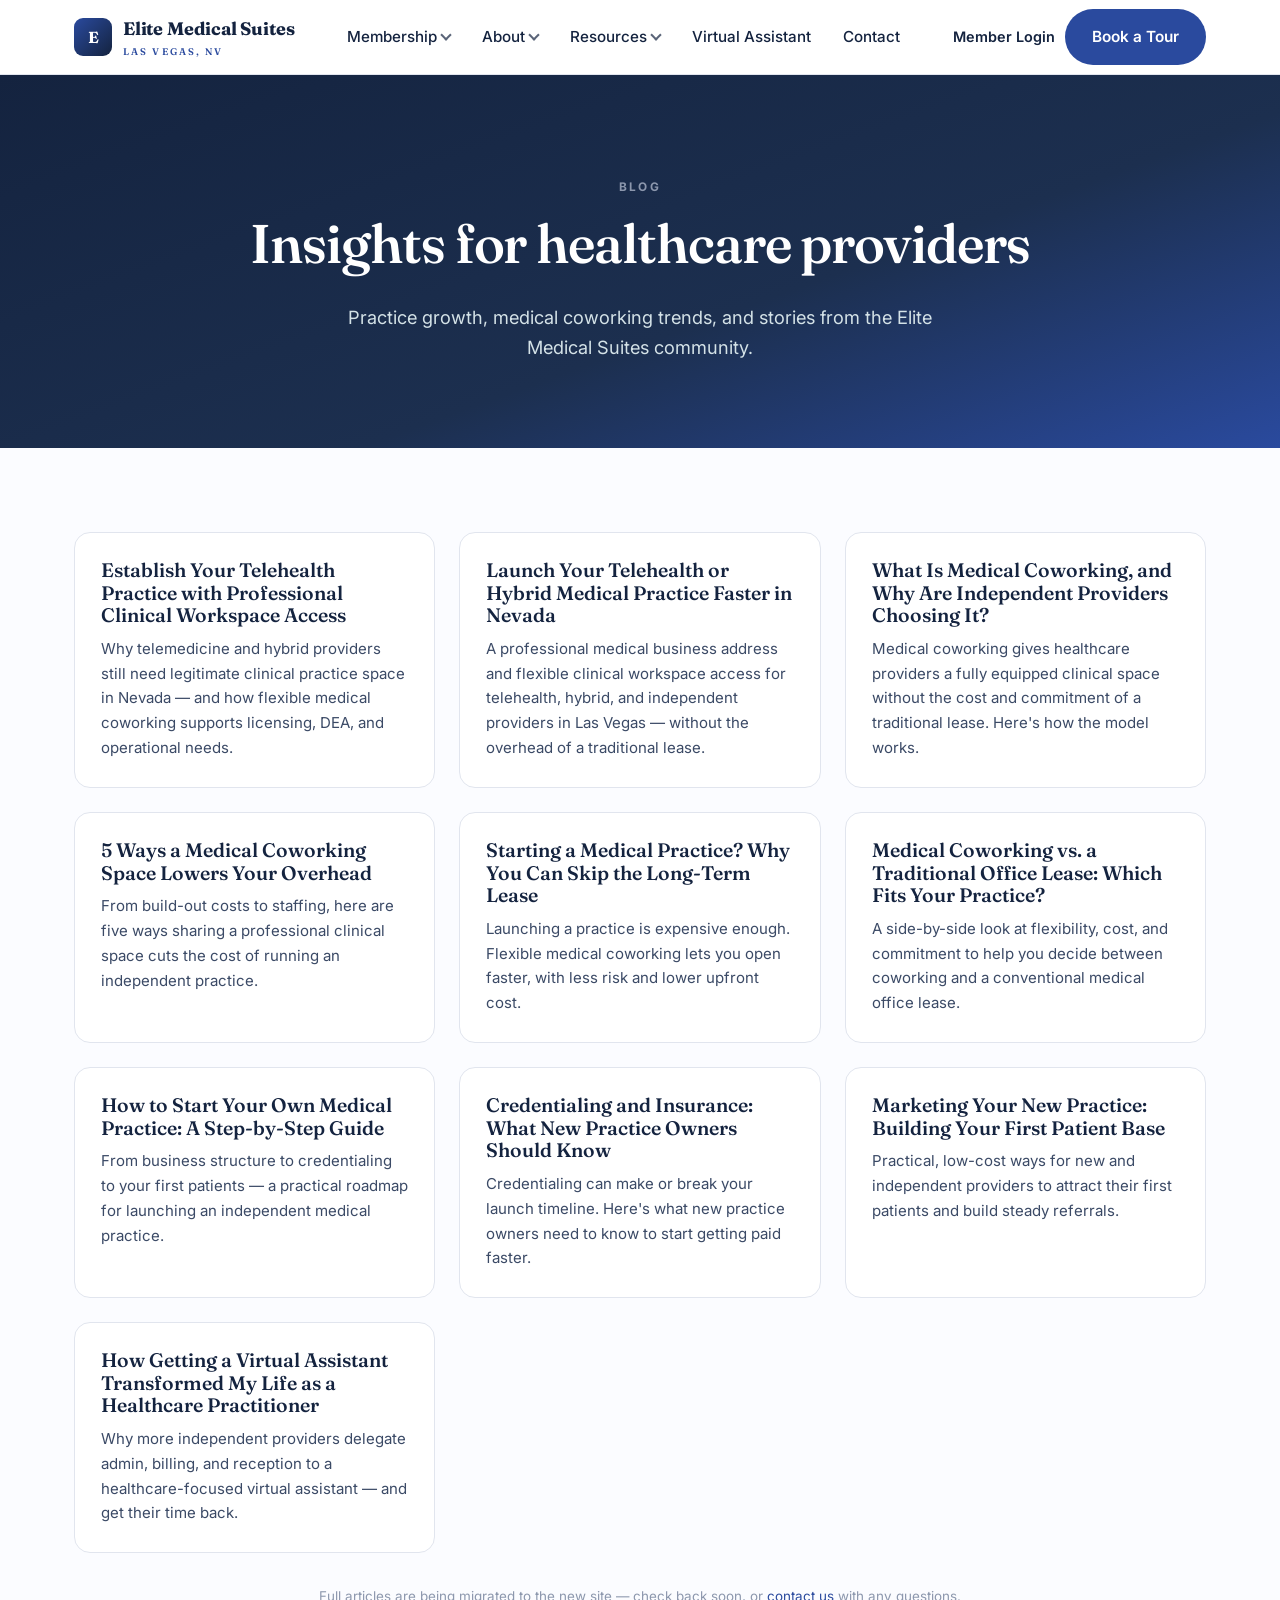
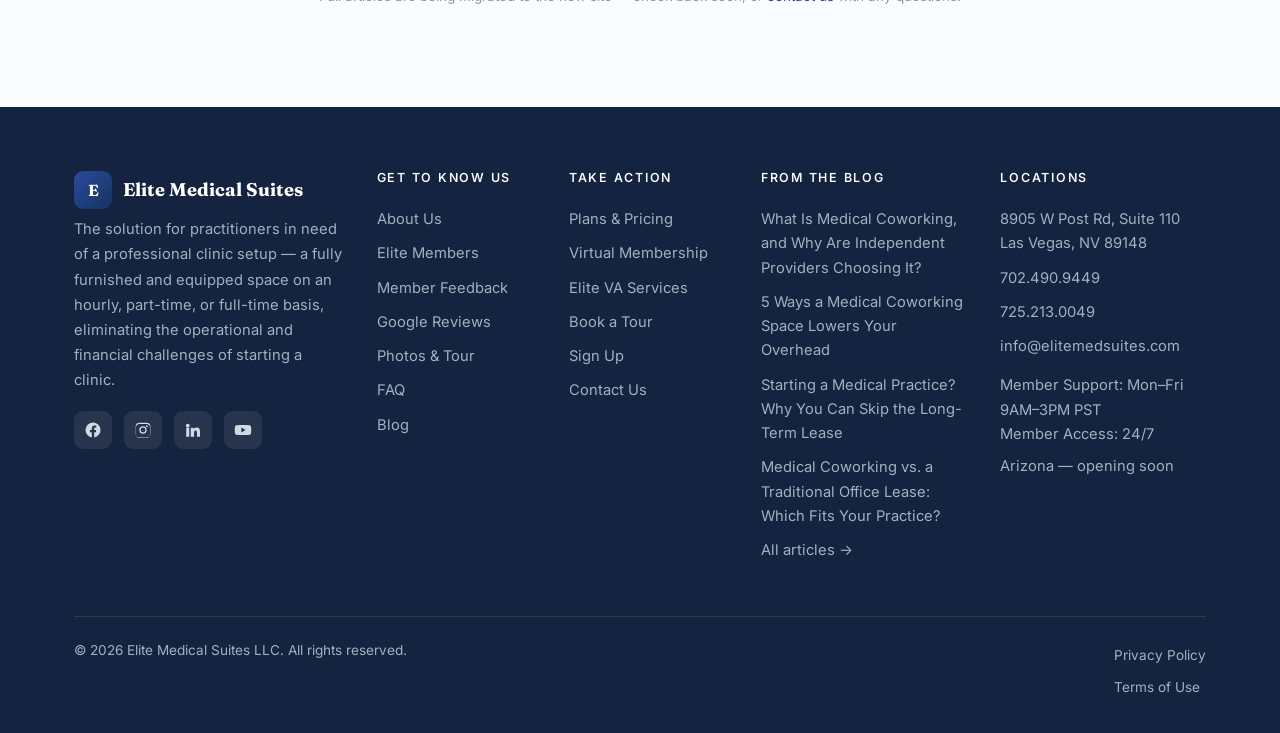
<file: blog.html>
<!doctype html>
<html lang="en">
<head>
<meta charset="utf-8">
<meta name="viewport" content="width=device-width, initial-scale=1">
<title>Blog — Insights for Healthcare Providers | Elite Medical Suites</title>
<meta name="description" content="Insights from Elite Medical Suites on medical coworking, practice growth, virtual assistants, and the future of healthcare workspaces in Las Vegas.">
<meta name="robots" content="index, follow">
<meta property="og:title" content="Blog — Insights for Healthcare Providers | Elite Medical Suites">
<meta property="og:description" content="Insights from Elite Medical Suites on medical coworking, practice growth, virtual assistants, and the future of healthcare workspaces in Las Vegas.">
<meta property="og:image" content="https://elitemedsuites.com/wp-content/uploads/2024/10/6.jpg">
<meta property="og:type" content="website">
<link rel="preconnect" href="https://fonts.googleapis.com">
<link rel="preconnect" href="https://fonts.gstatic.com" crossorigin>
<link href="https://fonts.googleapis.com/css2?family=Fraunces:opsz,wght@9..144,400..600&family=Inter:wght@400;500;600;700&display=swap" rel="stylesheet">
<link rel="stylesheet" href="styles.css">
</head>
<body>

<header class="site">
 <div class="wrap nav">
  <a class="brand" href="index.html"><span class="mark">E</span><span>Elite Medical Suites<small>LAS VEGAS, NV</small></span></a>
  <ul class="menu">
   <li><span>Membership</span><div class="drop">
     <a href="pricing.html">Plans &amp; Pricing</a><a href="index.html#amenities">Amenities</a>
     <a href="index.html#rooms">Rooms</a><a href="gallery.html">Photos &amp; Tour</a>
     <a href="virtual-membership.html">Virtual Membership</a></div></li>
   <li><span>About</span><div class="drop">
     <a href="about.html">About Us</a><a href="members.html">Elite Members</a>
     <a href="reviews.html">Member Feedback</a><a href="google-reviews.html">Google Reviews</a></div></li>
   <li><span>Resources</span><div class="drop">
     <a href="faq.html">FAQ</a><a href="blog.html">Blog</a></div></li>
   <li><a href="va-services.html">Virtual Assistant</a></li>
   <li><a href="contact.html">Contact</a></li>
  </ul>
  <div class="nav-cta">
   <a class="login" href="https://18404elite.yardikube.com/member/content/login">Member Login</a>
   <a class="btn btn-primary" href="https://calendly.com/elitemedsuites-info/self-guided-tour">Book a Tour</a>
   <button class="burger" aria-label="Menu" onclick="document.getElementById('m').classList.toggle('open')"><span></span><span></span><span></span></button>
  </div>
 </div>
 <div class="mobile wrap" id="m">
  <div class="grp">Membership</div>
  <a href="pricing.html">Plans &amp; Pricing</a><a href="gallery.html">Photos &amp; Tour</a><a href="virtual-membership.html">Virtual Membership</a>
  <div class="grp">About</div>
  <a href="about.html">About Us</a><a href="members.html">Elite Members</a><a href="reviews.html">Member Feedback</a><a href="google-reviews.html">Google Reviews</a>
  <div class="grp">Resources</div>
  <a href="faq.html">FAQ</a><a href="blog.html">Blog</a><a href="va-services.html">Virtual Assistant</a><a href="contact.html">Contact</a>
  <a href="https://18404elite.yardikube.com/member/content/login">Member Login</a>
  <a class="btn btn-primary" href="https://calendly.com/elitemedsuites-info/self-guided-tour">Book a Tour</a>
 </div>
</header>

<main>
<section class="phead"><div class="wrap"><span class="eyebrow">Blog</span><h1>Insights for healthcare providers</h1><p>Practice growth, medical coworking trends, and stories from the Elite Medical Suites community.</p></div></section>
<section class="sec"><div class="wrap"><div class="grid g3"><div class="card"><h3 style="margin-bottom:10px">Establish Your Telehealth Practice with Professional Clinical Workspace Access</h3><p style="font-size:.94rem;margin:0">Why telemedicine and hybrid providers still need legitimate clinical practice space in Nevada — and how flexible medical coworking supports licensing, DEA, and operational needs.</p></div><div class="card"><h3 style="margin-bottom:10px">Launch Your Telehealth or Hybrid Medical Practice Faster in Nevada</h3><p style="font-size:.94rem;margin:0">A professional medical business address and flexible clinical workspace access for telehealth, hybrid, and independent providers in Las Vegas — without the overhead of a traditional lease.</p></div><div class="card"><h3 style="margin-bottom:10px">What Is Medical Coworking, and Why Are Independent Providers Choosing It?</h3><p style="font-size:.94rem;margin:0">Medical coworking gives healthcare providers a fully equipped clinical space without the cost and commitment of a traditional lease. Here's how the model works.</p></div><div class="card"><h3 style="margin-bottom:10px">5 Ways a Medical Coworking Space Lowers Your Overhead</h3><p style="font-size:.94rem;margin:0">From build-out costs to staffing, here are five ways sharing a professional clinical space cuts the cost of running an independent practice.</p></div><div class="card"><h3 style="margin-bottom:10px">Starting a Medical Practice? Why You Can Skip the Long-Term Lease</h3><p style="font-size:.94rem;margin:0">Launching a practice is expensive enough. Flexible medical coworking lets you open faster, with less risk and lower upfront cost.</p></div><div class="card"><h3 style="margin-bottom:10px">Medical Coworking vs. a Traditional Office Lease: Which Fits Your Practice?</h3><p style="font-size:.94rem;margin:0">A side-by-side look at flexibility, cost, and commitment to help you decide between coworking and a conventional medical office lease.</p></div><div class="card"><h3 style="margin-bottom:10px">How to Start Your Own Medical Practice: A Step-by-Step Guide</h3><p style="font-size:.94rem;margin:0">From business structure to credentialing to your first patients — a practical roadmap for launching an independent medical practice.</p></div><div class="card"><h3 style="margin-bottom:10px">Credentialing and Insurance: What New Practice Owners Should Know</h3><p style="font-size:.94rem;margin:0">Credentialing can make or break your launch timeline. Here's what new practice owners need to know to start getting paid faster.</p></div><div class="card"><h3 style="margin-bottom:10px">Marketing Your New Practice: Building Your First Patient Base</h3><p style="font-size:.94rem;margin:0">Practical, low-cost ways for new and independent providers to attract their first patients and build steady referrals.</p></div><div class="card"><h3 style="margin-bottom:10px">How Getting a Virtual Assistant Transformed My Life as a Healthcare Practitioner</h3><p style="font-size:.94rem;margin:0">Why more independent providers delegate admin, billing, and reception to a healthcare-focused virtual assistant — and get their time back.</p></div></div>
 <p class="center note" style="margin-top:32px">Full articles are being migrated to the new site — check back soon, or <a href="contact.html">contact us</a> with any questions.</p>
</div></section>

</main>

<footer class="site">
 <div class="wrap">
  <div class="fgrid">
   <div>
    <div class="fbrand"><span class="mark">E</span> Elite Medical Suites</div>
    <p class="blurb">The solution for practitioners in need of a professional clinic setup — a fully furnished and equipped space on an hourly, part-time, or full-time basis, eliminating the operational and financial challenges of starting a clinic.</p>
    <div class="social">
     <a href="https://www.facebook.com/elitemedsuites" aria-label="Facebook"><svg viewBox="0 0 24 24"><path d="M22 12a10 10 0 1 0-11.6 9.9v-7H7.9V12h2.5V9.8c0-2.5 1.5-3.9 3.8-3.9 1.1 0 2.2.2 2.2.2v2.5h-1.2c-1.2 0-1.6.8-1.6 1.5V12h2.7l-.4 2.9h-2.3v7A10 10 0 0 0 22 12z"/></svg></a>
     <a href="https://www.instagram.com/elitemedsuites/?hl=en" aria-label="Instagram"><svg viewBox="0 0 24 24"><path d="M12 2.2c3.2 0 3.6 0 4.9.1 1.2.1 1.8.3 2.2.4.6.2 1 .5 1.4.9.4.4.7.8.9 1.4.1.4.3 1 .4 2.2.1 1.3.1 1.7.1 4.9s0 3.6-.1 4.9c-.1 1.2-.3 1.8-.4 2.2-.2.6-.5 1-.9 1.4-.4.4-.8.7-1.4.9-.4.1-1 .3-2.2.4-1.3.1-1.7.1-4.9.1s-3.6 0-4.9-.1c-1.2-.1-1.8-.3-2.2-.4-.6-.2-1-.5-1.4-.9-.4-.4-.7-.8-.9-1.4-.1-.4-.3-1-.4-2.2C2.2 15.6 2.2 15.2 2.2 12s0-3.6.1-4.9c.1-1.2.3-1.8.4-2.2.2-.6.5-1 .9-1.4.4-.4.8-.7 1.4-.9.4-.1 1-.3 2.2-.4C8.4 2.2 8.8 2.2 12 2.2zm0 1.8c-3.1 0-3.5 0-4.7.1-1.1.1-1.7.2-2.1.4-.5.2-.9.4-1.3.8-.4.4-.6.8-.8 1.3-.2.4-.3 1-.4 2.1-.1 1.2-.1 1.6-.1 4.7s0 3.5.1 4.7c.1 1.1.2 1.7.4 2.1.2.5.4.9.8 1.3.4.4.8.6 1.3.8.4.2 1 .3 2.1.4 1.2.1 1.6.1 4.7.1s3.5 0 4.7-.1c1.1-.1 1.7-.2 2.1-.4.5-.2.9-.4 1.3-.8.4-.4.6-.8.8-1.3.2-.4.3-1 .4-2.1.1-1.2.1-1.6.1-4.7s0-3.5-.1-4.7c-.1-1.1-.2-1.7-.4-2.1-.2-.5-.4-.9-.8-1.3-.4-.4-.8-.6-1.3-.8-.4-.2-1-.3-2.1-.4-1.2-.1-1.6-.1-4.7-.1zm0 3.1a4.9 4.9 0 1 1 0 9.8 4.9 4.9 0 0 1 0-9.8zm0 8.1a3.2 3.2 0 1 0 0-6.4 3.2 3.2 0 0 0 0 6.4zm6.3-8.3a1.15 1.15 0 1 1-2.3 0 1.15 1.15 0 0 1 2.3 0z"/></svg></a>
     <a href="https://www.linkedin.com/company/elite-medical-suites/" aria-label="LinkedIn"><svg viewBox="0 0 24 24"><path d="M4.98 3.5a2.5 2.5 0 1 1 0 5 2.5 2.5 0 0 1 0-5zM3 9h4v12H3zM9 9h3.8v1.7h.1c.5-1 1.8-2 3.7-2 4 0 4.7 2.6 4.7 5.9V21h-4v-5.5c0-1.3 0-3-1.8-3s-2.1 1.4-2.1 2.9V21H9z"/></svg></a>
     <a href="https://www.youtube.com/@EliteMedSuites" aria-label="YouTube"><svg viewBox="0 0 24 24"><path d="M23 12s0-3.2-.4-4.7c-.2-.8-.9-1.5-1.7-1.7C19.4 5.2 12 5.2 12 5.2s-7.4 0-8.9.4c-.8.2-1.5.9-1.7 1.7C1 8.8 1 12 1 12s0 3.2.4 4.7c.2.8.9 1.5 1.7 1.7 1.5.4 8.9.4 8.9.4s7.4 0 8.9-.4c.8-.2 1.5-.9 1.7-1.7.4-1.5.4-4.7.4-4.7zM9.8 15.3V8.7l5.7 3.3z"/></svg></a>
    </div>
   </div>
   <div><h4>Get to Know Us</h4>
    <a href="about.html">About Us</a><a href="members.html">Elite Members</a>
    <a href="reviews.html">Member Feedback</a><a href="google-reviews.html">Google Reviews</a>
    <a href="gallery.html">Photos &amp; Tour</a><a href="faq.html">FAQ</a><a href="blog.html">Blog</a></div>
   <div><h4>Take Action</h4>
    <a href="pricing.html">Plans &amp; Pricing</a><a href="virtual-membership.html">Virtual Membership</a>
    <a href="va-services.html">Elite VA Services</a><a href="https://calendly.com/elitemedsuites-info/self-guided-tour">Book a Tour</a>
    <a href="https://18404elite.yardikube.com/kubecc/content/#/app/acquireamembership?companyid=226">Sign Up</a><a href="contact.html">Contact Us</a></div>
   <div><h4>From the Blog</h4>
    <a href="blog.html">What Is Medical Coworking, and Why Are Independent Providers Choosing It?</a>
    <a href="blog.html">5 Ways a Medical Coworking Space Lowers Your Overhead</a>
    <a href="blog.html">Starting a Medical Practice? Why You Can Skip the Long-Term Lease</a>
    <a href="blog.html">Medical Coworking vs. a Traditional Office Lease: Which Fits Your Practice?</a>
    <a href="blog.html">All articles →</a></div>
   <div><h4>Locations</h4>
    <a href="https://www.google.com/maps/place/Elite+Medical+Suites/@36.0734522,-115.2866218,17z/">8905 W Post Rd, Suite 110 Las Vegas, NV 89148</a>
    <a href="tel:7024909449">702.490.9449</a><a href="tel:7252130049">725.213.0049</a>
    <a href="mailto:info@elitemedsuites.com">info@elitemedsuites.com</a>
    <p style="margin:10px 0 0">Member Support: Mon–Fri 9AM–3PM PST<br>Member Access: 24/7</p>
    <p style="margin:8px 0 0">Arizona — opening soon</p></div>
  </div>
  <div class="fbot">
   <span>© 2026 Elite Medical Suites LLC. All rights reserved.</span>
   <span><a href="privacy-policy.html">Privacy Policy</a><a href="terms.html">Terms of Use</a></span>
  </div>
 </div>
</footer>

</body>
</html>
</file>
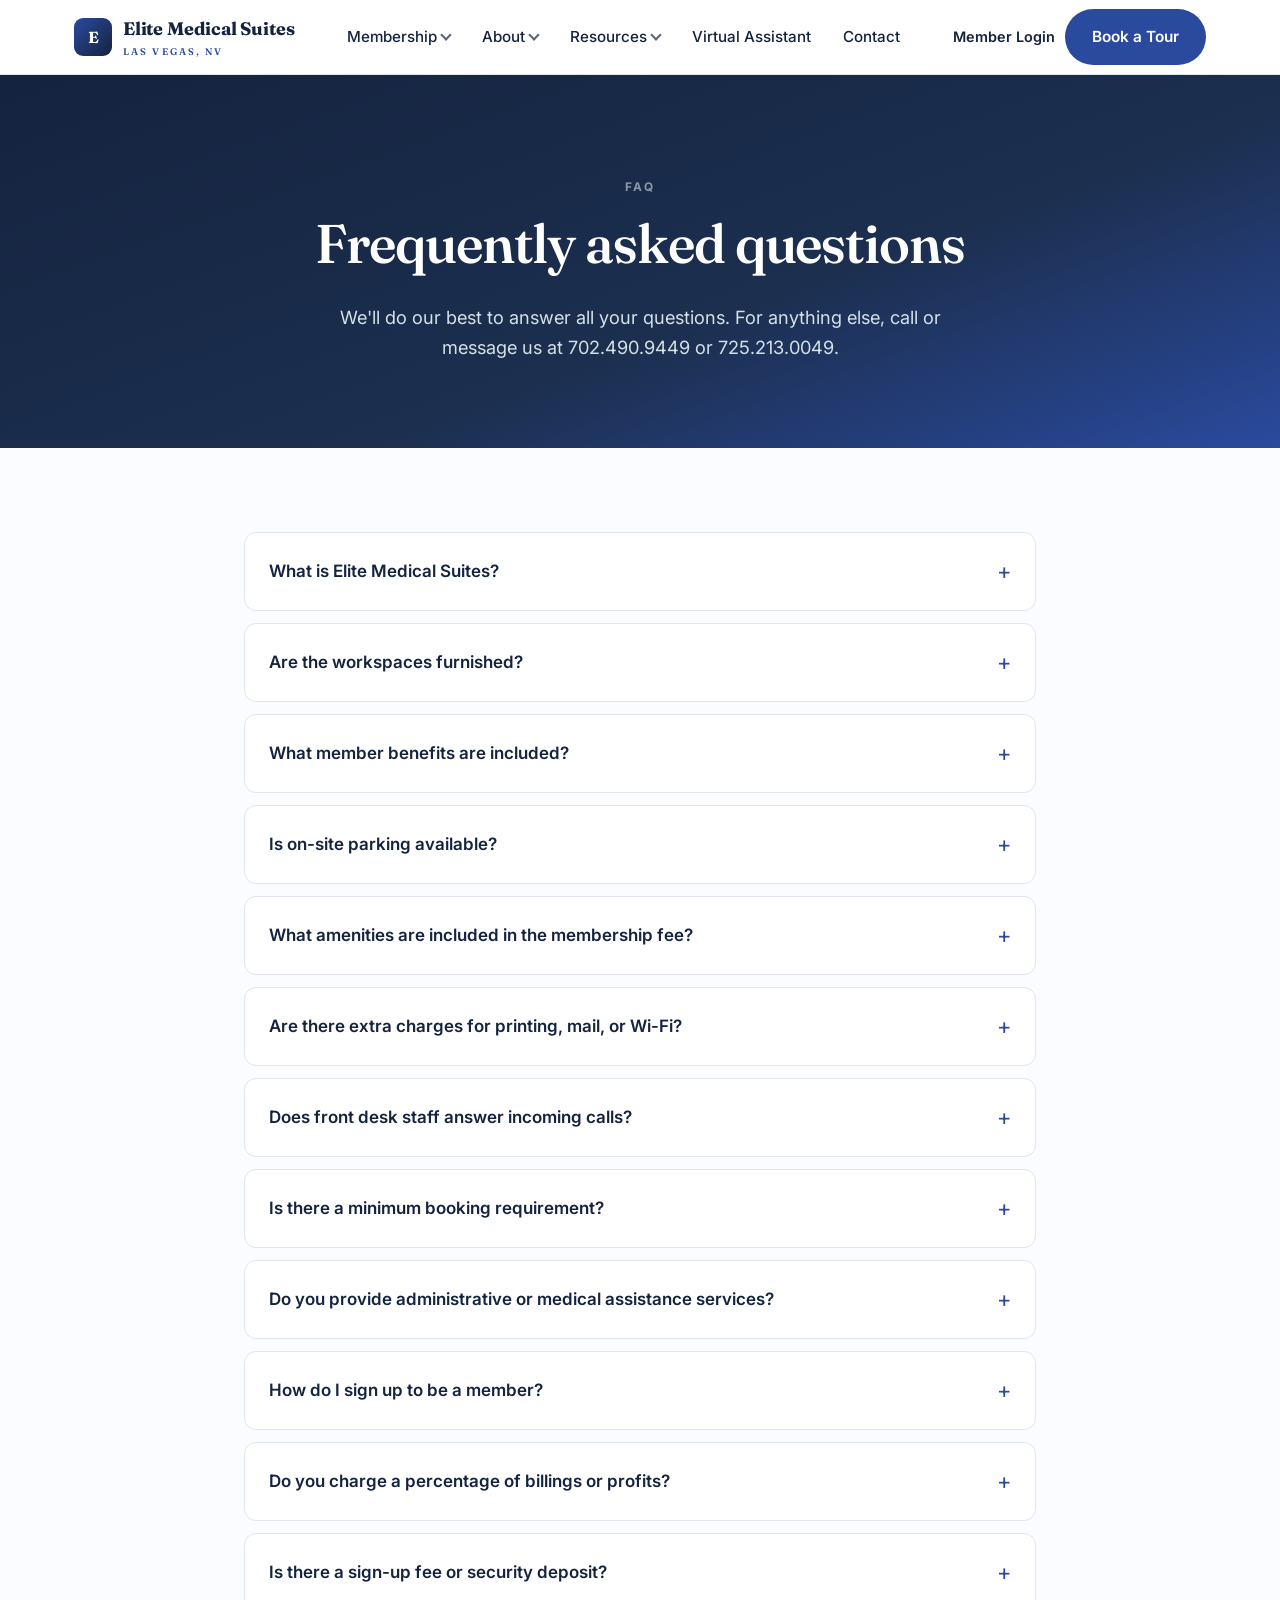
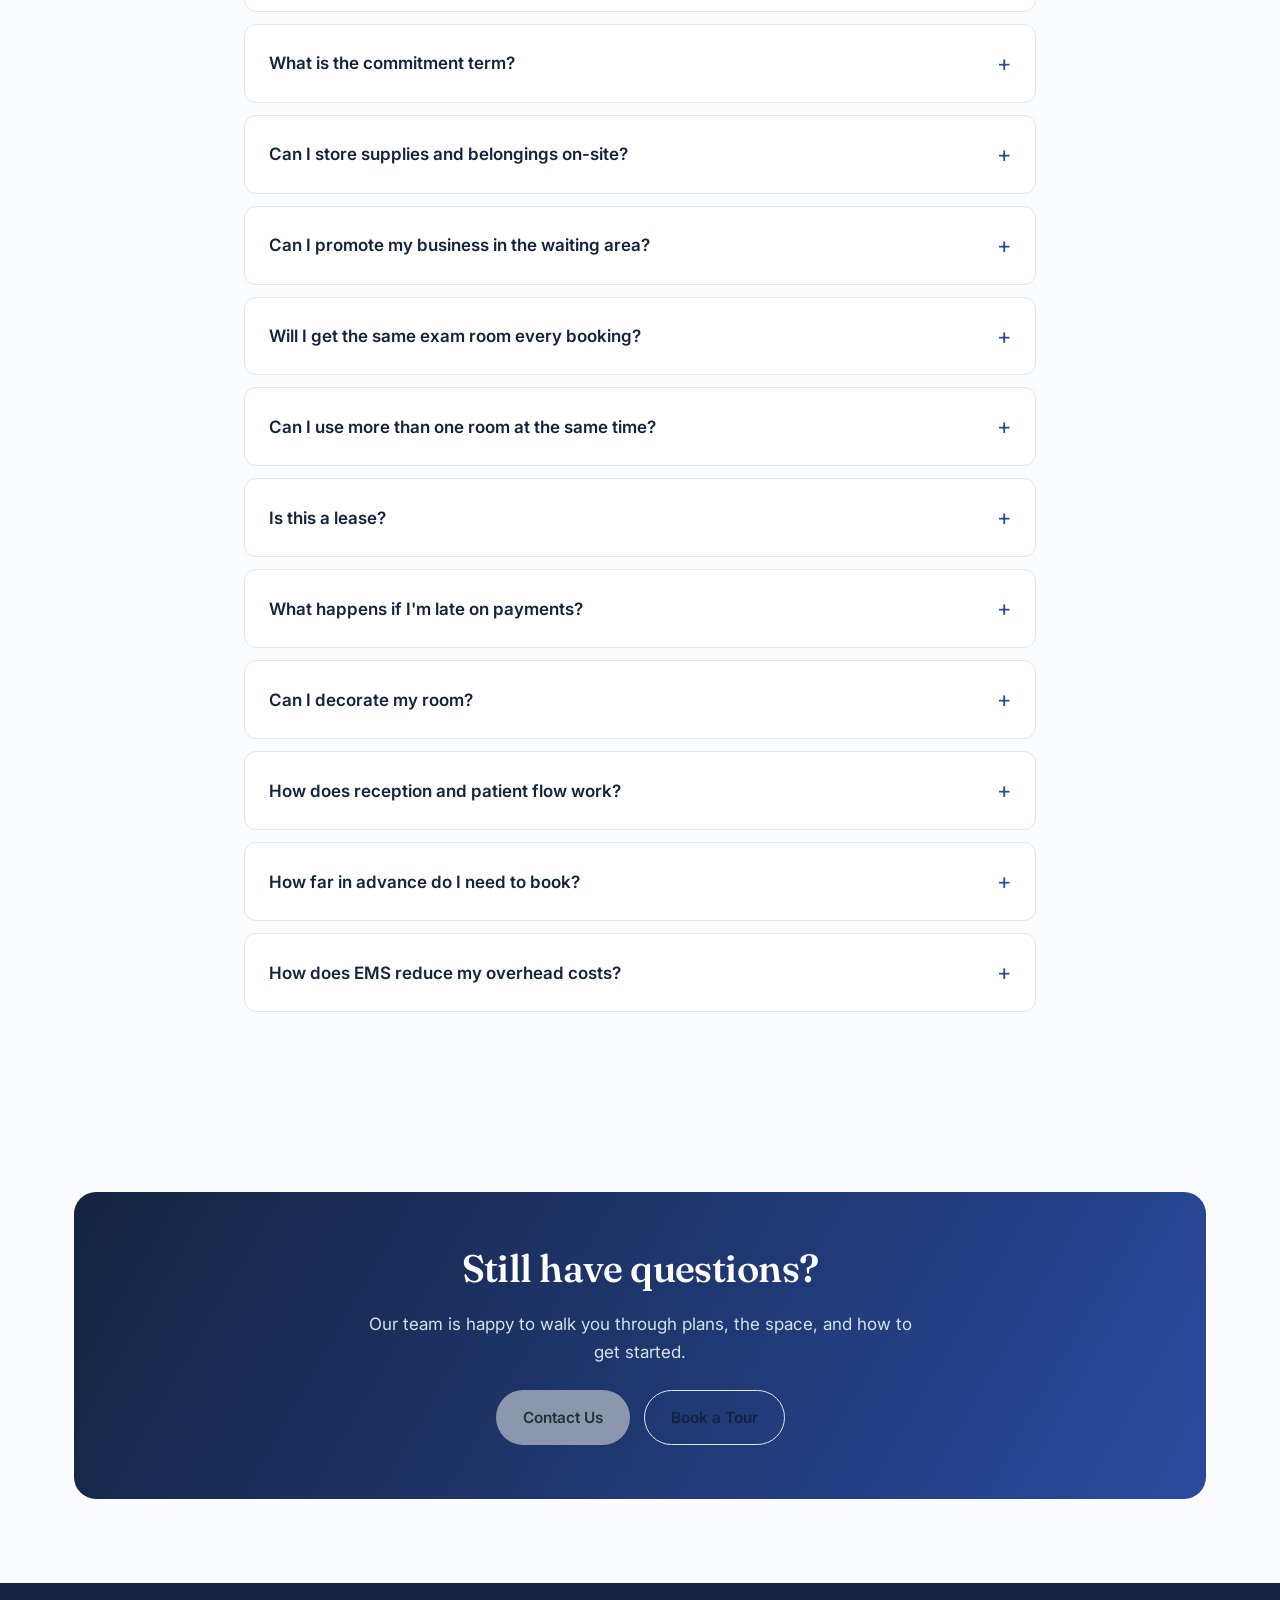
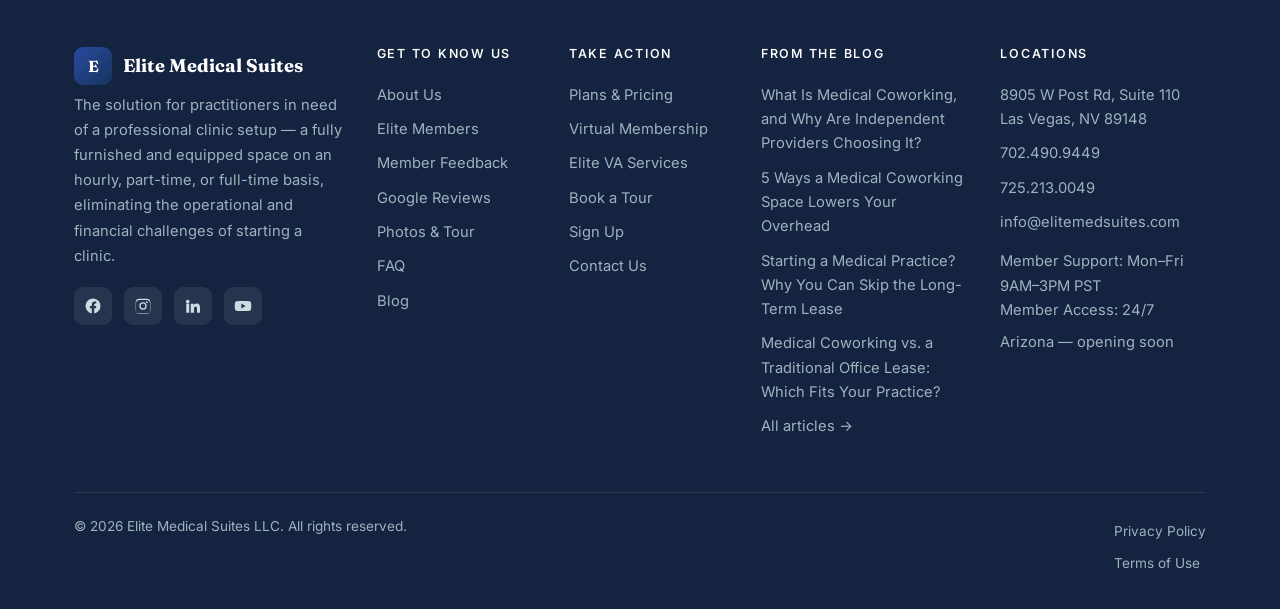
<file: faq.html>
<!doctype html>
<html lang="en">
<head>
<meta charset="utf-8">
<meta name="viewport" content="width=device-width, initial-scale=1">
<title>Frequently Asked Questions — Medical Coworking in Las Vegas | Elite Medical Suites</title>
<meta name="description" content="Answers to common questions about Elite Medical Suites: membership plans, deposits, booking, amenities, storage, parking, and how medical coworking works in Las Vegas.">
<meta name="robots" content="index, follow">
<meta property="og:title" content="Frequently Asked Questions — Medical Coworking in Las Vegas | Elite Medical Suites">
<meta property="og:description" content="Answers to common questions about Elite Medical Suites: membership plans, deposits, booking, amenities, storage, parking, and how medical coworking works in Las Vegas.">
<meta property="og:image" content="https://elitemedsuites.com/wp-content/uploads/2024/10/6.jpg">
<meta property="og:type" content="website">
<link rel="preconnect" href="https://fonts.googleapis.com">
<link rel="preconnect" href="https://fonts.gstatic.com" crossorigin>
<link href="https://fonts.googleapis.com/css2?family=Fraunces:opsz,wght@9..144,400..600&family=Inter:wght@400;500;600;700&display=swap" rel="stylesheet">
<link rel="stylesheet" href="styles.css">
</head>
<body>

<header class="site">
 <div class="wrap nav">
  <a class="brand" href="index.html"><span class="mark">E</span><span>Elite Medical Suites<small>LAS VEGAS, NV</small></span></a>
  <ul class="menu">
   <li><span>Membership</span><div class="drop">
     <a href="pricing.html">Plans &amp; Pricing</a><a href="index.html#amenities">Amenities</a>
     <a href="index.html#rooms">Rooms</a><a href="gallery.html">Photos &amp; Tour</a>
     <a href="virtual-membership.html">Virtual Membership</a></div></li>
   <li><span>About</span><div class="drop">
     <a href="about.html">About Us</a><a href="members.html">Elite Members</a>
     <a href="reviews.html">Member Feedback</a><a href="google-reviews.html">Google Reviews</a></div></li>
   <li><span>Resources</span><div class="drop">
     <a href="faq.html">FAQ</a><a href="blog.html">Blog</a></div></li>
   <li><a href="va-services.html">Virtual Assistant</a></li>
   <li><a href="contact.html">Contact</a></li>
  </ul>
  <div class="nav-cta">
   <a class="login" href="https://18404elite.yardikube.com/member/content/login">Member Login</a>
   <a class="btn btn-primary" href="https://calendly.com/elitemedsuites-info/self-guided-tour">Book a Tour</a>
   <button class="burger" aria-label="Menu" onclick="document.getElementById('m').classList.toggle('open')"><span></span><span></span><span></span></button>
  </div>
 </div>
 <div class="mobile wrap" id="m">
  <div class="grp">Membership</div>
  <a href="pricing.html">Plans &amp; Pricing</a><a href="gallery.html">Photos &amp; Tour</a><a href="virtual-membership.html">Virtual Membership</a>
  <div class="grp">About</div>
  <a href="about.html">About Us</a><a href="members.html">Elite Members</a><a href="reviews.html">Member Feedback</a><a href="google-reviews.html">Google Reviews</a>
  <div class="grp">Resources</div>
  <a href="faq.html">FAQ</a><a href="blog.html">Blog</a><a href="va-services.html">Virtual Assistant</a><a href="contact.html">Contact</a>
  <a href="https://18404elite.yardikube.com/member/content/login">Member Login</a>
  <a class="btn btn-primary" href="https://calendly.com/elitemedsuites-info/self-guided-tour">Book a Tour</a>
 </div>
</header>

<main>
<section class="phead"><div class="wrap"><span class="eyebrow">FAQ</span><h1>Frequently asked questions</h1><p>We'll do our best to answer all your questions. For anything else, call or message us at 702.490.9449 or 725.213.0049.</p></div></section>
<section class="sec"><div class="wrap" style="max-width:840px"><div class="faq"><details><summary>What is Elite Medical Suites?</summary><div class="ans"><p>Elite Medical Suites provides a comprehensive clinic setup to practitioners of various disciplines, removing the operational and financial challenges of starting a clinic. More than just a workplace, it's a community of healthcare professionals — with modern technology, flexible workspaces, and an atmosphere that encourages collaboration and growth.</p></div></details><details><summary>Are the workspaces furnished?</summary><div class="ans"><p>Yes — workspaces are fully furnished with exam and consultation rooms, basic medical supplies, and modern office furniture so providers can focus solely on their patients.</p></div></details><details><summary>What member benefits are included?</summary><div class="ans"><p>Members have 24/7 facility access, shared spaces, a provider lounge, breakroom, mail and packages, plus a curated list of exclusive membership benefits supporting business, productivity, and marketing.</p></div></details><details><summary>Is on-site parking available?</summary><div class="ans"><p>There are approximately 100 parking spots in the Corporate Center. Assigned Elite Med Suites spots are marked; we kindly ask that patients be given priority.</p></div></details><details><summary>What amenities are included in the membership fee?</summary><div class="ans"><p>No extra fees for common area maintenance, real estate taxes, utilities, janitorial services, WiFi, use of facility furniture and equipment, and basic medical supplies stocked in the rooms. Sharps and medical waste disposal are also provided.</p></div></details><details><summary>Are there extra charges for printing, mail, or Wi-Fi?</summary><div class="ans"><p>No. Elite Med Suites offers an all-inclusive membership package with one monthly fee.</p></div></details><details><summary>Does front desk staff answer incoming calls?</summary><div class="ans"><p>We don't provide call answering, since the facility is shared by multiple practices. We recommend a virtual assistant or answering service — EMS is an excellent resource for virtual assistant services.</p></div></details><details><summary>Is there a minimum booking requirement?</summary><div class="ans"><p>No. You're never required to book. Several members use our office only for business purposes like mail and deliveries. Bookings have a one-hour minimum, then 30-minute increments.</p></div></details><details><summary>Do you provide administrative or medical assistance services?</summary><div class="ans"><p>Yes. Members can book Medical Assistant (MA) services as needed, plus Virtual Assistant services for business setup, admin support, EHR setup, billing, and more. Contact our team for a quote.</p></div></details><details><summary>How do I sign up to be a member?</summary><div class="ans"><p>Book a self-guided tour through Calendly or sign up directly through our membership portal to get started.</p></div></details><details><summary>Do you charge a percentage of billings or profits?</summary><div class="ans"><p>No. You keep 100% of your billings. We charge for clinic space and services — never a share of your revenue.</p></div></details><details><summary>Is there a sign-up fee or security deposit?</summary><div class="ans"><p>A refundable security deposit is required: $300 for basic monthly memberships, $1,000 for full-time/exclusive room plans. Both are fully refundable at the end of your stay, subject to timely payments and no excessive damage.</p></div></details><details><summary>What is the commitment term?</summary><div class="ans"><p>Hourly or part-time plans end anytime with one month's notice — never locked in beyond a month. Full-time exclusive rooms carry a 12-month initial term plus a 3-month notice period.</p></div></details><details><summary>Can I store supplies and belongings on-site?</summary><div class="ans"><p>Yes. Lockers are provided for small equipment and supplies, lockable refrigerated storage for medications, and larger equipment may be stored subject to approval and availability.</p></div></details><details><summary>Can I promote my business in the waiting area?</summary><div class="ans"><p>Yes. EMS displays a full-screen practice profile on the waiting room TV, members can place cards and brochures in designated areas, member profiles are added to our website, and networking events are held periodically.</p></div></details><details><summary>Will I get the same exam room every booking?</summary><div class="ans"><p>On hourly plans, you choose from any available room at booking — the same room isn't guaranteed. Only full-time exclusive room plans guarantee the same room.</p></div></details><details><summary>Can I use more than one room at the same time?</summary><div class="ans"><p>Yes, subject to availability.</p></div></details><details><summary>Is this a lease?</summary><div class="ans"><p>No. Elite Medical Suites is not a traditional lease — it's a flexible, membership-based medical coworking space where providers access fully equipped clinic rooms as needed.</p></div></details><details><summary>What happens if I'm late on payments?</summary><div class="ans"><p>Late fees apply after 5 days past due. Facility access may be suspended if payment isn't received within 10 days.</p></div></details><details><summary>Can I decorate my room?</summary><div class="ans"><p>Only full-time Private Suite members may personalize rooms, with EMS approval. Permanent changes aren't allowed.</p></div></details><details><summary>How does reception and patient flow work?</summary><div class="ans"><p>EMS uses a self-check-in model with a virtual receptionist and kiosk. Patients check in digitally on arrival and providers are notified — maintaining privacy, efficiency, and a low-traffic clinical environment.</p></div></details><details><summary>How far in advance do I need to book?</summary><div class="ans"><p>No strict minimum — same-day bookings are possible based on availability. Book ahead for preferred times. A 6-hour cancellation window applies.</p></div></details><details><summary>How does EMS reduce my overhead costs?</summary><div class="ans"><p>Members avoid long-term leases and high fixed expenses — saving on rent, staffing, utilities, and equipment by paying only for the space and time used. Often reducing overhead by 60% or more versus traditional leases.</p></div></details></div></div></section>
<section class="sec"><div class="wrap"><div class="ctaband"><h2>Still have questions?</h2><p>Our team is happy to walk you through plans, the space, and how to get started.</p><div class="btns" style="justify-content:center"><a class="btn btn-gold" href="contact.html">Contact Us</a><a class="btn btn-ghost" href="https://calendly.com/elitemedsuites-info/self-guided-tour">Book a Tour</a></div></div></div></section>

</main>

<footer class="site">
 <div class="wrap">
  <div class="fgrid">
   <div>
    <div class="fbrand"><span class="mark">E</span> Elite Medical Suites</div>
    <p class="blurb">The solution for practitioners in need of a professional clinic setup — a fully furnished and equipped space on an hourly, part-time, or full-time basis, eliminating the operational and financial challenges of starting a clinic.</p>
    <div class="social">
     <a href="https://www.facebook.com/elitemedsuites" aria-label="Facebook"><svg viewBox="0 0 24 24"><path d="M22 12a10 10 0 1 0-11.6 9.9v-7H7.9V12h2.5V9.8c0-2.5 1.5-3.9 3.8-3.9 1.1 0 2.2.2 2.2.2v2.5h-1.2c-1.2 0-1.6.8-1.6 1.5V12h2.7l-.4 2.9h-2.3v7A10 10 0 0 0 22 12z"/></svg></a>
     <a href="https://www.instagram.com/elitemedsuites/?hl=en" aria-label="Instagram"><svg viewBox="0 0 24 24"><path d="M12 2.2c3.2 0 3.6 0 4.9.1 1.2.1 1.8.3 2.2.4.6.2 1 .5 1.4.9.4.4.7.8.9 1.4.1.4.3 1 .4 2.2.1 1.3.1 1.7.1 4.9s0 3.6-.1 4.9c-.1 1.2-.3 1.8-.4 2.2-.2.6-.5 1-.9 1.4-.4.4-.8.7-1.4.9-.4.1-1 .3-2.2.4-1.3.1-1.7.1-4.9.1s-3.6 0-4.9-.1c-1.2-.1-1.8-.3-2.2-.4-.6-.2-1-.5-1.4-.9-.4-.4-.7-.8-.9-1.4-.1-.4-.3-1-.4-2.2C2.2 15.6 2.2 15.2 2.2 12s0-3.6.1-4.9c.1-1.2.3-1.8.4-2.2.2-.6.5-1 .9-1.4.4-.4.8-.7 1.4-.9.4-.1 1-.3 2.2-.4C8.4 2.2 8.8 2.2 12 2.2zm0 1.8c-3.1 0-3.5 0-4.7.1-1.1.1-1.7.2-2.1.4-.5.2-.9.4-1.3.8-.4.4-.6.8-.8 1.3-.2.4-.3 1-.4 2.1-.1 1.2-.1 1.6-.1 4.7s0 3.5.1 4.7c.1 1.1.2 1.7.4 2.1.2.5.4.9.8 1.3.4.4.8.6 1.3.8.4.2 1 .3 2.1.4 1.2.1 1.6.1 4.7.1s3.5 0 4.7-.1c1.1-.1 1.7-.2 2.1-.4.5-.2.9-.4 1.3-.8.4-.4.6-.8.8-1.3.2-.4.3-1 .4-2.1.1-1.2.1-1.6.1-4.7s0-3.5-.1-4.7c-.1-1.1-.2-1.7-.4-2.1-.2-.5-.4-.9-.8-1.3-.4-.4-.8-.6-1.3-.8-.4-.2-1-.3-2.1-.4-1.2-.1-1.6-.1-4.7-.1zm0 3.1a4.9 4.9 0 1 1 0 9.8 4.9 4.9 0 0 1 0-9.8zm0 8.1a3.2 3.2 0 1 0 0-6.4 3.2 3.2 0 0 0 0 6.4zm6.3-8.3a1.15 1.15 0 1 1-2.3 0 1.15 1.15 0 0 1 2.3 0z"/></svg></a>
     <a href="https://www.linkedin.com/company/elite-medical-suites/" aria-label="LinkedIn"><svg viewBox="0 0 24 24"><path d="M4.98 3.5a2.5 2.5 0 1 1 0 5 2.5 2.5 0 0 1 0-5zM3 9h4v12H3zM9 9h3.8v1.7h.1c.5-1 1.8-2 3.7-2 4 0 4.7 2.6 4.7 5.9V21h-4v-5.5c0-1.3 0-3-1.8-3s-2.1 1.4-2.1 2.9V21H9z"/></svg></a>
     <a href="https://www.youtube.com/@EliteMedSuites" aria-label="YouTube"><svg viewBox="0 0 24 24"><path d="M23 12s0-3.2-.4-4.7c-.2-.8-.9-1.5-1.7-1.7C19.4 5.2 12 5.2 12 5.2s-7.4 0-8.9.4c-.8.2-1.5.9-1.7 1.7C1 8.8 1 12 1 12s0 3.2.4 4.7c.2.8.9 1.5 1.7 1.7 1.5.4 8.9.4 8.9.4s7.4 0 8.9-.4c.8-.2 1.5-.9 1.7-1.7.4-1.5.4-4.7.4-4.7zM9.8 15.3V8.7l5.7 3.3z"/></svg></a>
    </div>
   </div>
   <div><h4>Get to Know Us</h4>
    <a href="about.html">About Us</a><a href="members.html">Elite Members</a>
    <a href="reviews.html">Member Feedback</a><a href="google-reviews.html">Google Reviews</a>
    <a href="gallery.html">Photos &amp; Tour</a><a href="faq.html">FAQ</a><a href="blog.html">Blog</a></div>
   <div><h4>Take Action</h4>
    <a href="pricing.html">Plans &amp; Pricing</a><a href="virtual-membership.html">Virtual Membership</a>
    <a href="va-services.html">Elite VA Services</a><a href="https://calendly.com/elitemedsuites-info/self-guided-tour">Book a Tour</a>
    <a href="https://18404elite.yardikube.com/kubecc/content/#/app/acquireamembership?companyid=226">Sign Up</a><a href="contact.html">Contact Us</a></div>
   <div><h4>From the Blog</h4>
    <a href="blog.html">What Is Medical Coworking, and Why Are Independent Providers Choosing It?</a>
    <a href="blog.html">5 Ways a Medical Coworking Space Lowers Your Overhead</a>
    <a href="blog.html">Starting a Medical Practice? Why You Can Skip the Long-Term Lease</a>
    <a href="blog.html">Medical Coworking vs. a Traditional Office Lease: Which Fits Your Practice?</a>
    <a href="blog.html">All articles →</a></div>
   <div><h4>Locations</h4>
    <a href="https://www.google.com/maps/place/Elite+Medical+Suites/@36.0734522,-115.2866218,17z/">8905 W Post Rd, Suite 110 Las Vegas, NV 89148</a>
    <a href="tel:7024909449">702.490.9449</a><a href="tel:7252130049">725.213.0049</a>
    <a href="mailto:info@elitemedsuites.com">info@elitemedsuites.com</a>
    <p style="margin:10px 0 0">Member Support: Mon–Fri 9AM–3PM PST<br>Member Access: 24/7</p>
    <p style="margin:8px 0 0">Arizona — opening soon</p></div>
  </div>
  <div class="fbot">
   <span>© 2026 Elite Medical Suites LLC. All rights reserved.</span>
   <span><a href="privacy-policy.html">Privacy Policy</a><a href="terms.html">Terms of Use</a></span>
  </div>
 </div>
</footer>

</body>
</html>
</file>
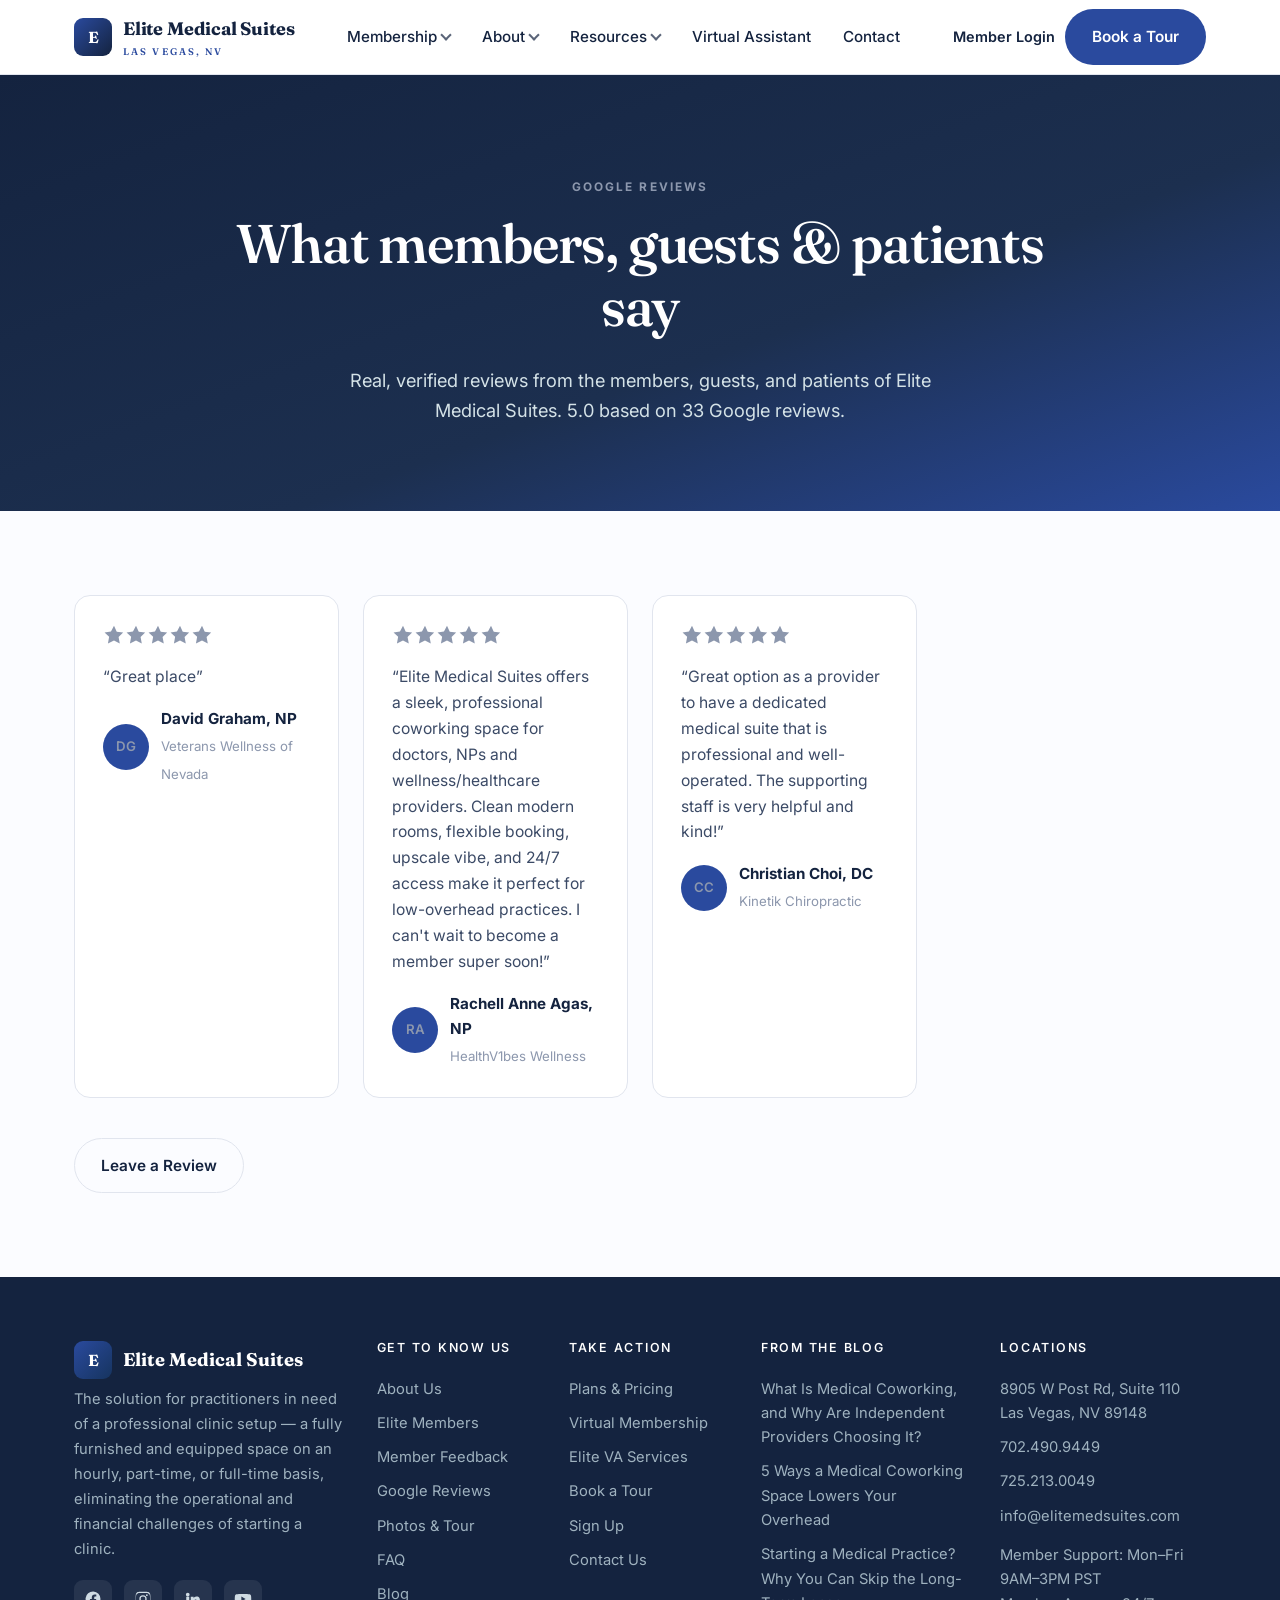
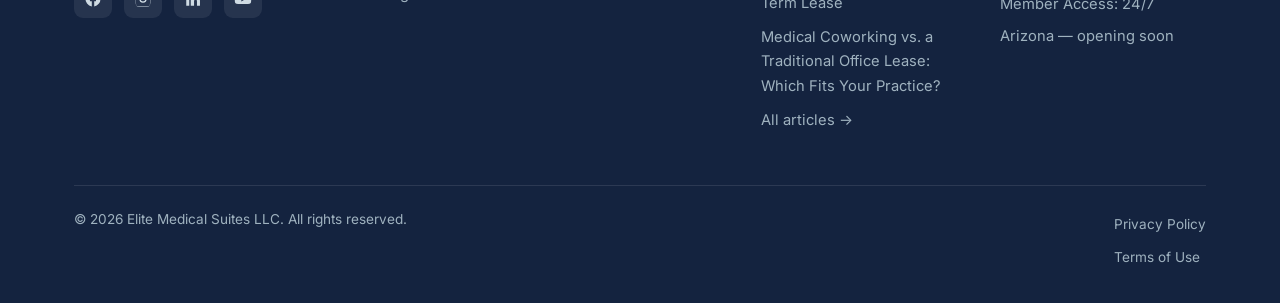
<file: google-reviews.html>
<!doctype html>
<html lang="en">
<head>
<meta charset="utf-8">
<meta name="viewport" content="width=device-width, initial-scale=1">
<title>Google Reviews — Elite Medical Suites, Las Vegas | Elite Medical Suites</title>
<meta name="description" content="Verified Google reviews from the providers and patients who trust Elite Medical Suites in Las Vegas.">
<meta name="robots" content="index, follow">
<meta property="og:title" content="Google Reviews — Elite Medical Suites, Las Vegas | Elite Medical Suites">
<meta property="og:description" content="Verified Google reviews from the providers and patients who trust Elite Medical Suites in Las Vegas.">
<meta property="og:image" content="https://elitemedsuites.com/wp-content/uploads/2024/10/6.jpg">
<meta property="og:type" content="website">
<link rel="preconnect" href="https://fonts.googleapis.com">
<link rel="preconnect" href="https://fonts.gstatic.com" crossorigin>
<link href="https://fonts.googleapis.com/css2?family=Fraunces:opsz,wght@9..144,400..600&family=Inter:wght@400;500;600;700&display=swap" rel="stylesheet">
<link rel="stylesheet" href="styles.css">
</head>
<body>

<header class="site">
 <div class="wrap nav">
  <a class="brand" href="index.html"><span class="mark">E</span><span>Elite Medical Suites<small>LAS VEGAS, NV</small></span></a>
  <ul class="menu">
   <li><span>Membership</span><div class="drop">
     <a href="pricing.html">Plans &amp; Pricing</a><a href="index.html#amenities">Amenities</a>
     <a href="index.html#rooms">Rooms</a><a href="gallery.html">Photos &amp; Tour</a>
     <a href="virtual-membership.html">Virtual Membership</a></div></li>
   <li><span>About</span><div class="drop">
     <a href="about.html">About Us</a><a href="members.html">Elite Members</a>
     <a href="reviews.html">Member Feedback</a><a href="google-reviews.html">Google Reviews</a></div></li>
   <li><span>Resources</span><div class="drop">
     <a href="faq.html">FAQ</a><a href="blog.html">Blog</a></div></li>
   <li><a href="va-services.html">Virtual Assistant</a></li>
   <li><a href="contact.html">Contact</a></li>
  </ul>
  <div class="nav-cta">
   <a class="login" href="https://18404elite.yardikube.com/member/content/login">Member Login</a>
   <a class="btn btn-primary" href="https://calendly.com/elitemedsuites-info/self-guided-tour">Book a Tour</a>
   <button class="burger" aria-label="Menu" onclick="document.getElementById('m').classList.toggle('open')"><span></span><span></span><span></span></button>
  </div>
 </div>
 <div class="mobile wrap" id="m">
  <div class="grp">Membership</div>
  <a href="pricing.html">Plans &amp; Pricing</a><a href="gallery.html">Photos &amp; Tour</a><a href="virtual-membership.html">Virtual Membership</a>
  <div class="grp">About</div>
  <a href="about.html">About Us</a><a href="members.html">Elite Members</a><a href="reviews.html">Member Feedback</a><a href="google-reviews.html">Google Reviews</a>
  <div class="grp">Resources</div>
  <a href="faq.html">FAQ</a><a href="blog.html">Blog</a><a href="va-services.html">Virtual Assistant</a><a href="contact.html">Contact</a>
  <a href="https://18404elite.yardikube.com/member/content/login">Member Login</a>
  <a class="btn btn-primary" href="https://calendly.com/elitemedsuites-info/self-guided-tour">Book a Tour</a>
 </div>
</header>

<main>
<section class="phead"><div class="wrap"><span class="eyebrow">Google Reviews</span><h1>What members, guests &amp; patients say</h1><p>Real, verified reviews from the members, guests, and patients of Elite Medical Suites. 5.0 based on 33 Google reviews.</p></div></section>
<section class="sec"><div class="wrap"><div class="grid g4"><div class="quotecard"><div class="stars"><svg viewBox="0 0 24 24" fill="none" stroke="currentColor" stroke-width="1.8" stroke-linecap="round" stroke-linejoin="round" width="22" height="22"><path d="M12 2l3 6.5 7 .9-5 4.8 1.3 7L12 18l-6.6 3.2L6.7 14l-5-4.8 7-.9z" fill="currentColor" stroke="none"/></svg><svg viewBox="0 0 24 24" fill="none" stroke="currentColor" stroke-width="1.8" stroke-linecap="round" stroke-linejoin="round" width="22" height="22"><path d="M12 2l3 6.5 7 .9-5 4.8 1.3 7L12 18l-6.6 3.2L6.7 14l-5-4.8 7-.9z" fill="currentColor" stroke="none"/></svg><svg viewBox="0 0 24 24" fill="none" stroke="currentColor" stroke-width="1.8" stroke-linecap="round" stroke-linejoin="round" width="22" height="22"><path d="M12 2l3 6.5 7 .9-5 4.8 1.3 7L12 18l-6.6 3.2L6.7 14l-5-4.8 7-.9z" fill="currentColor" stroke="none"/></svg><svg viewBox="0 0 24 24" fill="none" stroke="currentColor" stroke-width="1.8" stroke-linecap="round" stroke-linejoin="round" width="22" height="22"><path d="M12 2l3 6.5 7 .9-5 4.8 1.3 7L12 18l-6.6 3.2L6.7 14l-5-4.8 7-.9z" fill="currentColor" stroke="none"/></svg><svg viewBox="0 0 24 24" fill="none" stroke="currentColor" stroke-width="1.8" stroke-linecap="round" stroke-linejoin="round" width="22" height="22"><path d="M12 2l3 6.5 7 .9-5 4.8 1.3 7L12 18l-6.6 3.2L6.7 14l-5-4.8 7-.9z" fill="currentColor" stroke="none"/></svg></div><blockquote>“Great place”</blockquote><div class="who"><span class="avatar">DG</span><div><b>David Graham, NP</b><span>Veterans Wellness of Nevada</span></div></div></div><div class="quotecard"><div class="stars"><svg viewBox="0 0 24 24" fill="none" stroke="currentColor" stroke-width="1.8" stroke-linecap="round" stroke-linejoin="round" width="22" height="22"><path d="M12 2l3 6.5 7 .9-5 4.8 1.3 7L12 18l-6.6 3.2L6.7 14l-5-4.8 7-.9z" fill="currentColor" stroke="none"/></svg><svg viewBox="0 0 24 24" fill="none" stroke="currentColor" stroke-width="1.8" stroke-linecap="round" stroke-linejoin="round" width="22" height="22"><path d="M12 2l3 6.5 7 .9-5 4.8 1.3 7L12 18l-6.6 3.2L6.7 14l-5-4.8 7-.9z" fill="currentColor" stroke="none"/></svg><svg viewBox="0 0 24 24" fill="none" stroke="currentColor" stroke-width="1.8" stroke-linecap="round" stroke-linejoin="round" width="22" height="22"><path d="M12 2l3 6.5 7 .9-5 4.8 1.3 7L12 18l-6.6 3.2L6.7 14l-5-4.8 7-.9z" fill="currentColor" stroke="none"/></svg><svg viewBox="0 0 24 24" fill="none" stroke="currentColor" stroke-width="1.8" stroke-linecap="round" stroke-linejoin="round" width="22" height="22"><path d="M12 2l3 6.5 7 .9-5 4.8 1.3 7L12 18l-6.6 3.2L6.7 14l-5-4.8 7-.9z" fill="currentColor" stroke="none"/></svg><svg viewBox="0 0 24 24" fill="none" stroke="currentColor" stroke-width="1.8" stroke-linecap="round" stroke-linejoin="round" width="22" height="22"><path d="M12 2l3 6.5 7 .9-5 4.8 1.3 7L12 18l-6.6 3.2L6.7 14l-5-4.8 7-.9z" fill="currentColor" stroke="none"/></svg></div><blockquote>“Elite Medical Suites offers a sleek, professional coworking space for doctors, NPs and wellness/healthcare providers. Clean modern rooms, flexible booking, upscale vibe, and 24/7 access make it perfect for low-overhead practices. I can't wait to become a member super soon!”</blockquote><div class="who"><span class="avatar">RA</span><div><b>Rachell Anne Agas, NP</b><span>HealthV1bes Wellness</span></div></div></div><div class="quotecard"><div class="stars"><svg viewBox="0 0 24 24" fill="none" stroke="currentColor" stroke-width="1.8" stroke-linecap="round" stroke-linejoin="round" width="22" height="22"><path d="M12 2l3 6.5 7 .9-5 4.8 1.3 7L12 18l-6.6 3.2L6.7 14l-5-4.8 7-.9z" fill="currentColor" stroke="none"/></svg><svg viewBox="0 0 24 24" fill="none" stroke="currentColor" stroke-width="1.8" stroke-linecap="round" stroke-linejoin="round" width="22" height="22"><path d="M12 2l3 6.5 7 .9-5 4.8 1.3 7L12 18l-6.6 3.2L6.7 14l-5-4.8 7-.9z" fill="currentColor" stroke="none"/></svg><svg viewBox="0 0 24 24" fill="none" stroke="currentColor" stroke-width="1.8" stroke-linecap="round" stroke-linejoin="round" width="22" height="22"><path d="M12 2l3 6.5 7 .9-5 4.8 1.3 7L12 18l-6.6 3.2L6.7 14l-5-4.8 7-.9z" fill="currentColor" stroke="none"/></svg><svg viewBox="0 0 24 24" fill="none" stroke="currentColor" stroke-width="1.8" stroke-linecap="round" stroke-linejoin="round" width="22" height="22"><path d="M12 2l3 6.5 7 .9-5 4.8 1.3 7L12 18l-6.6 3.2L6.7 14l-5-4.8 7-.9z" fill="currentColor" stroke="none"/></svg><svg viewBox="0 0 24 24" fill="none" stroke="currentColor" stroke-width="1.8" stroke-linecap="round" stroke-linejoin="round" width="22" height="22"><path d="M12 2l3 6.5 7 .9-5 4.8 1.3 7L12 18l-6.6 3.2L6.7 14l-5-4.8 7-.9z" fill="currentColor" stroke="none"/></svg></div><blockquote>“Great option as a provider to have a dedicated medical suite that is professional and well-operated. The supporting staff is very helpful and kind!”</blockquote><div class="who"><span class="avatar">CC</span><div><b>Christian Choi, DC</b><span>Kinetik Chiropractic</span></div></div></div></div>
 <div class="center btns" style="margin-top:40px"><a class="btn btn-ghost" href="https://search.google.com/local/writereview?placeid=ChIJpTDcXJm5yIARpcM8B2YfnfM">Leave a Review</a></div>
</div></section>

</main>

<footer class="site">
 <div class="wrap">
  <div class="fgrid">
   <div>
    <div class="fbrand"><span class="mark">E</span> Elite Medical Suites</div>
    <p class="blurb">The solution for practitioners in need of a professional clinic setup — a fully furnished and equipped space on an hourly, part-time, or full-time basis, eliminating the operational and financial challenges of starting a clinic.</p>
    <div class="social">
     <a href="https://www.facebook.com/elitemedsuites" aria-label="Facebook"><svg viewBox="0 0 24 24"><path d="M22 12a10 10 0 1 0-11.6 9.9v-7H7.9V12h2.5V9.8c0-2.5 1.5-3.9 3.8-3.9 1.1 0 2.2.2 2.2.2v2.5h-1.2c-1.2 0-1.6.8-1.6 1.5V12h2.7l-.4 2.9h-2.3v7A10 10 0 0 0 22 12z"/></svg></a>
     <a href="https://www.instagram.com/elitemedsuites/?hl=en" aria-label="Instagram"><svg viewBox="0 0 24 24"><path d="M12 2.2c3.2 0 3.6 0 4.9.1 1.2.1 1.8.3 2.2.4.6.2 1 .5 1.4.9.4.4.7.8.9 1.4.1.4.3 1 .4 2.2.1 1.3.1 1.7.1 4.9s0 3.6-.1 4.9c-.1 1.2-.3 1.8-.4 2.2-.2.6-.5 1-.9 1.4-.4.4-.8.7-1.4.9-.4.1-1 .3-2.2.4-1.3.1-1.7.1-4.9.1s-3.6 0-4.9-.1c-1.2-.1-1.8-.3-2.2-.4-.6-.2-1-.5-1.4-.9-.4-.4-.7-.8-.9-1.4-.1-.4-.3-1-.4-2.2C2.2 15.6 2.2 15.2 2.2 12s0-3.6.1-4.9c.1-1.2.3-1.8.4-2.2.2-.6.5-1 .9-1.4.4-.4.8-.7 1.4-.9.4-.1 1-.3 2.2-.4C8.4 2.2 8.8 2.2 12 2.2zm0 1.8c-3.1 0-3.5 0-4.7.1-1.1.1-1.7.2-2.1.4-.5.2-.9.4-1.3.8-.4.4-.6.8-.8 1.3-.2.4-.3 1-.4 2.1-.1 1.2-.1 1.6-.1 4.7s0 3.5.1 4.7c.1 1.1.2 1.7.4 2.1.2.5.4.9.8 1.3.4.4.8.6 1.3.8.4.2 1 .3 2.1.4 1.2.1 1.6.1 4.7.1s3.5 0 4.7-.1c1.1-.1 1.7-.2 2.1-.4.5-.2.9-.4 1.3-.8.4-.4.6-.8.8-1.3.2-.4.3-1 .4-2.1.1-1.2.1-1.6.1-4.7s0-3.5-.1-4.7c-.1-1.1-.2-1.7-.4-2.1-.2-.5-.4-.9-.8-1.3-.4-.4-.8-.6-1.3-.8-.4-.2-1-.3-2.1-.4-1.2-.1-1.6-.1-4.7-.1zm0 3.1a4.9 4.9 0 1 1 0 9.8 4.9 4.9 0 0 1 0-9.8zm0 8.1a3.2 3.2 0 1 0 0-6.4 3.2 3.2 0 0 0 0 6.4zm6.3-8.3a1.15 1.15 0 1 1-2.3 0 1.15 1.15 0 0 1 2.3 0z"/></svg></a>
     <a href="https://www.linkedin.com/company/elite-medical-suites/" aria-label="LinkedIn"><svg viewBox="0 0 24 24"><path d="M4.98 3.5a2.5 2.5 0 1 1 0 5 2.5 2.5 0 0 1 0-5zM3 9h4v12H3zM9 9h3.8v1.7h.1c.5-1 1.8-2 3.7-2 4 0 4.7 2.6 4.7 5.9V21h-4v-5.5c0-1.3 0-3-1.8-3s-2.1 1.4-2.1 2.9V21H9z"/></svg></a>
     <a href="https://www.youtube.com/@EliteMedSuites" aria-label="YouTube"><svg viewBox="0 0 24 24"><path d="M23 12s0-3.2-.4-4.7c-.2-.8-.9-1.5-1.7-1.7C19.4 5.2 12 5.2 12 5.2s-7.4 0-8.9.4c-.8.2-1.5.9-1.7 1.7C1 8.8 1 12 1 12s0 3.2.4 4.7c.2.8.9 1.5 1.7 1.7 1.5.4 8.9.4 8.9.4s7.4 0 8.9-.4c.8-.2 1.5-.9 1.7-1.7.4-1.5.4-4.7.4-4.7zM9.8 15.3V8.7l5.7 3.3z"/></svg></a>
    </div>
   </div>
   <div><h4>Get to Know Us</h4>
    <a href="about.html">About Us</a><a href="members.html">Elite Members</a>
    <a href="reviews.html">Member Feedback</a><a href="google-reviews.html">Google Reviews</a>
    <a href="gallery.html">Photos &amp; Tour</a><a href="faq.html">FAQ</a><a href="blog.html">Blog</a></div>
   <div><h4>Take Action</h4>
    <a href="pricing.html">Plans &amp; Pricing</a><a href="virtual-membership.html">Virtual Membership</a>
    <a href="va-services.html">Elite VA Services</a><a href="https://calendly.com/elitemedsuites-info/self-guided-tour">Book a Tour</a>
    <a href="https://18404elite.yardikube.com/kubecc/content/#/app/acquireamembership?companyid=226">Sign Up</a><a href="contact.html">Contact Us</a></div>
   <div><h4>From the Blog</h4>
    <a href="blog.html">What Is Medical Coworking, and Why Are Independent Providers Choosing It?</a>
    <a href="blog.html">5 Ways a Medical Coworking Space Lowers Your Overhead</a>
    <a href="blog.html">Starting a Medical Practice? Why You Can Skip the Long-Term Lease</a>
    <a href="blog.html">Medical Coworking vs. a Traditional Office Lease: Which Fits Your Practice?</a>
    <a href="blog.html">All articles →</a></div>
   <div><h4>Locations</h4>
    <a href="https://www.google.com/maps/place/Elite+Medical+Suites/@36.0734522,-115.2866218,17z/">8905 W Post Rd, Suite 110 Las Vegas, NV 89148</a>
    <a href="tel:7024909449">702.490.9449</a><a href="tel:7252130049">725.213.0049</a>
    <a href="mailto:info@elitemedsuites.com">info@elitemedsuites.com</a>
    <p style="margin:10px 0 0">Member Support: Mon–Fri 9AM–3PM PST<br>Member Access: 24/7</p>
    <p style="margin:8px 0 0">Arizona — opening soon</p></div>
  </div>
  <div class="fbot">
   <span>© 2026 Elite Medical Suites LLC. All rights reserved.</span>
   <span><a href="privacy-policy.html">Privacy Policy</a><a href="terms.html">Terms of Use</a></span>
  </div>
 </div>
</footer>

</body>
</html>
</file>
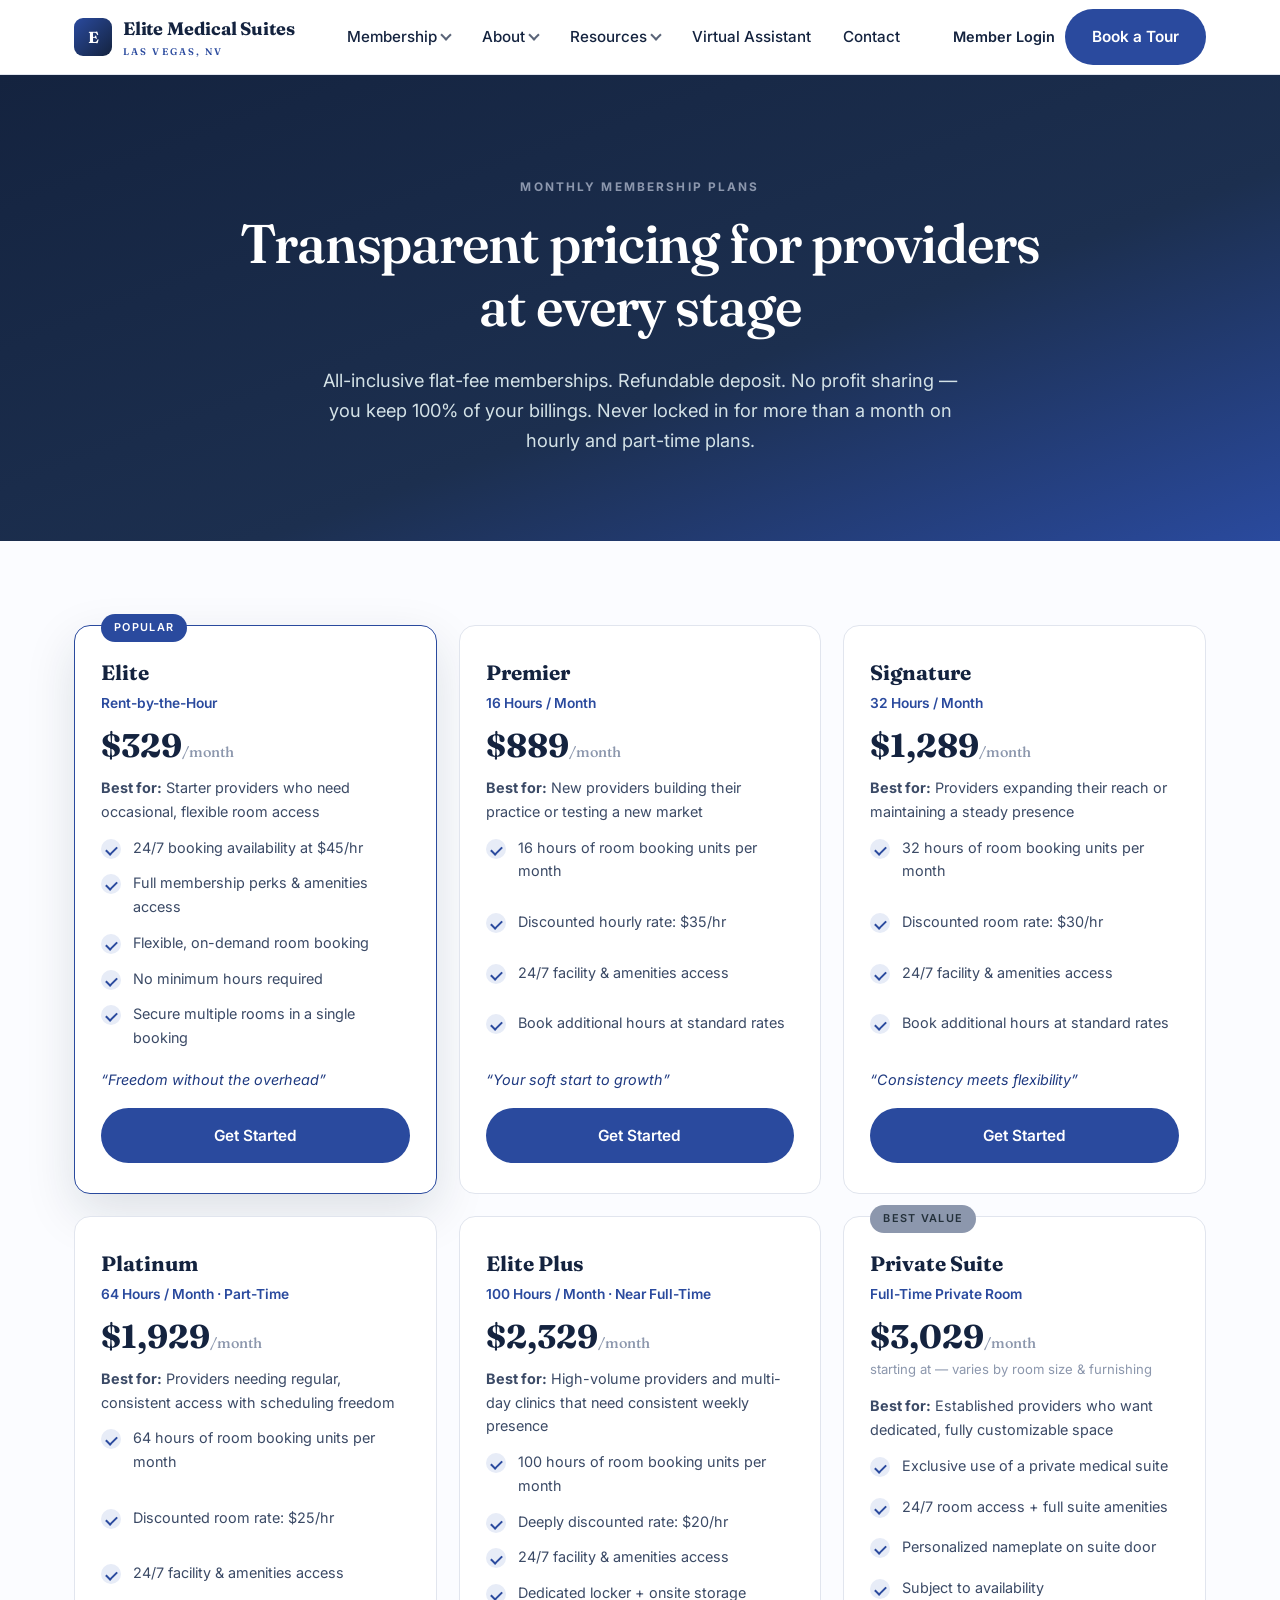
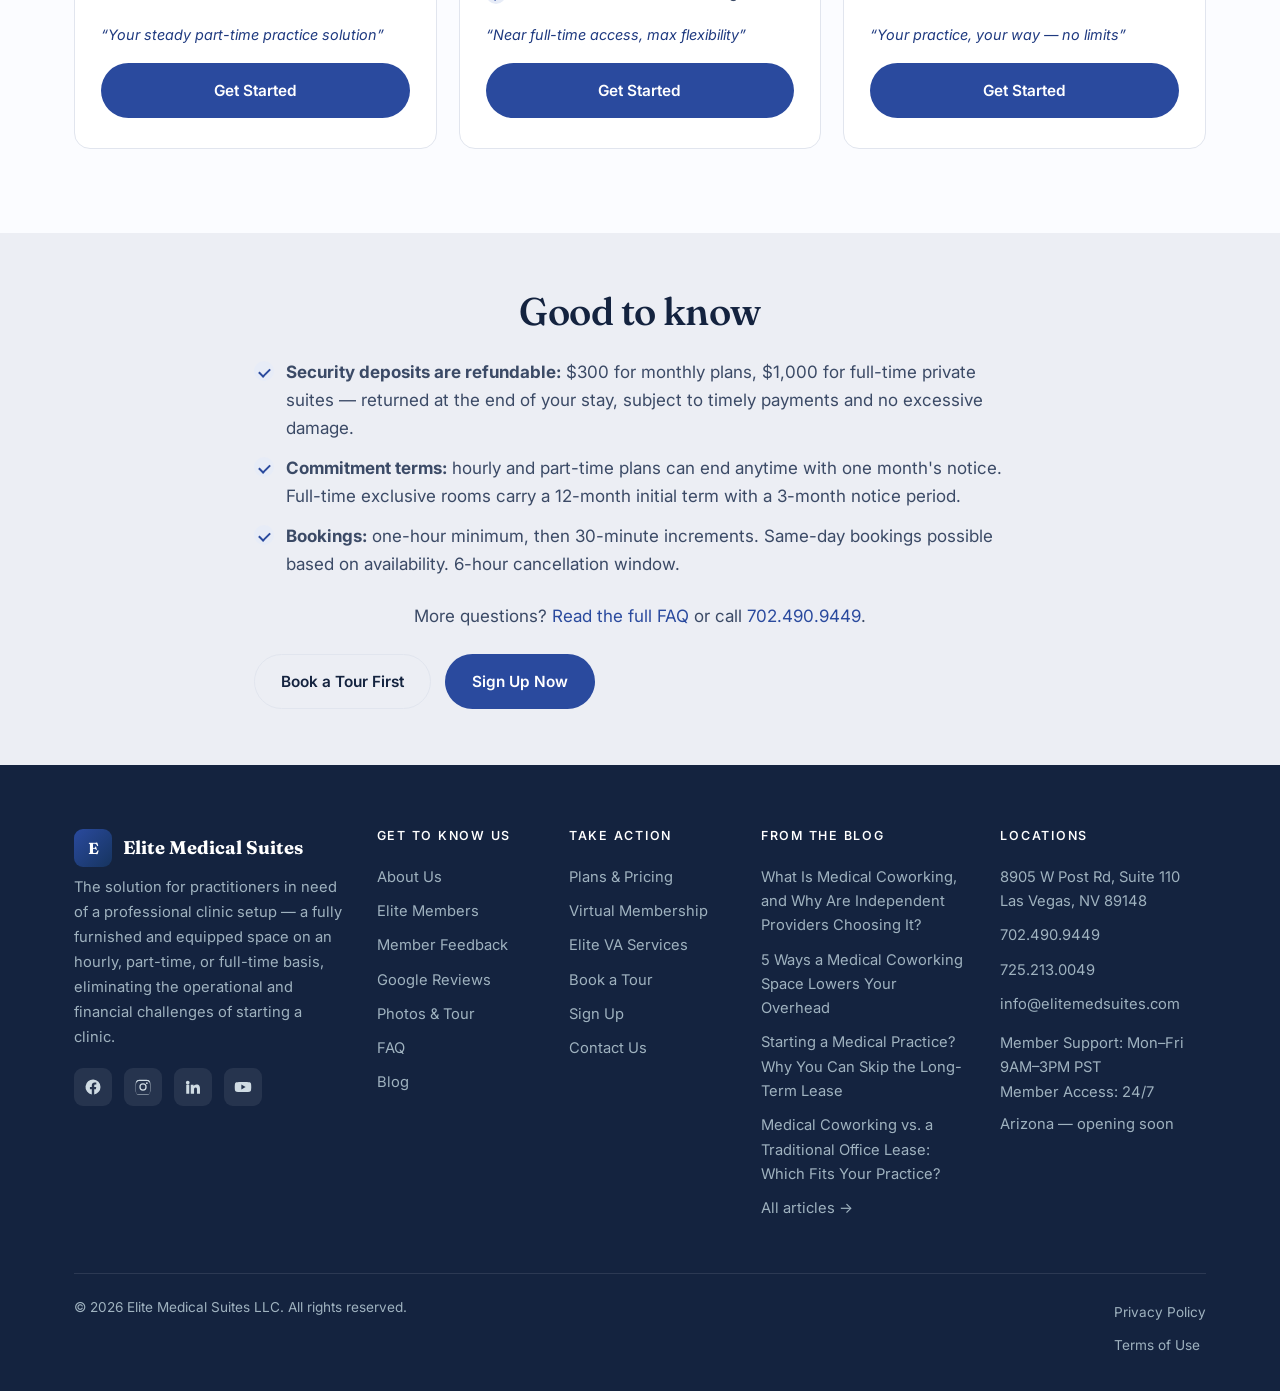
<file: pricing.html>
<!doctype html>
<html lang="en">
<head>
<meta charset="utf-8">
<meta name="viewport" content="width=device-width, initial-scale=1">
<title>Membership Plans & Pricing — Medical Office Space in Las Vegas | Elite Medical Suites</title>
<meta name="description" content="Transparent membership plans for medical professionals: hourly exam room access from $20–$45/hr, part-time blocks, or full-time private suites. No profit sharing, refundable deposits.">
<meta name="robots" content="index, follow">
<meta property="og:title" content="Membership Plans &amp; Pricing — Medical Office Space in Las Vegas | Elite Medical Suites">
<meta property="og:description" content="Transparent membership plans for medical professionals: hourly exam room access from $20–$45/hr, part-time blocks, or full-time private suites. No profit sharing, refundable deposits.">
<meta property="og:image" content="https://elitemedsuites.com/wp-content/uploads/2024/10/6.jpg">
<meta property="og:type" content="website">
<link rel="preconnect" href="https://fonts.googleapis.com">
<link rel="preconnect" href="https://fonts.gstatic.com" crossorigin>
<link href="https://fonts.googleapis.com/css2?family=Fraunces:opsz,wght@9..144,400..600&family=Inter:wght@400;500;600;700&display=swap" rel="stylesheet">
<link rel="stylesheet" href="styles.css">
</head>
<body>

<header class="site">
 <div class="wrap nav">
  <a class="brand" href="index.html"><span class="mark">E</span><span>Elite Medical Suites<small>LAS VEGAS, NV</small></span></a>
  <ul class="menu">
   <li><span>Membership</span><div class="drop">
     <a href="pricing.html">Plans &amp; Pricing</a><a href="index.html#amenities">Amenities</a>
     <a href="index.html#rooms">Rooms</a><a href="gallery.html">Photos &amp; Tour</a>
     <a href="virtual-membership.html">Virtual Membership</a></div></li>
   <li><span>About</span><div class="drop">
     <a href="about.html">About Us</a><a href="members.html">Elite Members</a>
     <a href="reviews.html">Member Feedback</a><a href="google-reviews.html">Google Reviews</a></div></li>
   <li><span>Resources</span><div class="drop">
     <a href="faq.html">FAQ</a><a href="blog.html">Blog</a></div></li>
   <li><a href="va-services.html">Virtual Assistant</a></li>
   <li><a href="contact.html">Contact</a></li>
  </ul>
  <div class="nav-cta">
   <a class="login" href="https://18404elite.yardikube.com/member/content/login">Member Login</a>
   <a class="btn btn-primary" href="https://calendly.com/elitemedsuites-info/self-guided-tour">Book a Tour</a>
   <button class="burger" aria-label="Menu" onclick="document.getElementById('m').classList.toggle('open')"><span></span><span></span><span></span></button>
  </div>
 </div>
 <div class="mobile wrap" id="m">
  <div class="grp">Membership</div>
  <a href="pricing.html">Plans &amp; Pricing</a><a href="gallery.html">Photos &amp; Tour</a><a href="virtual-membership.html">Virtual Membership</a>
  <div class="grp">About</div>
  <a href="about.html">About Us</a><a href="members.html">Elite Members</a><a href="reviews.html">Member Feedback</a><a href="google-reviews.html">Google Reviews</a>
  <div class="grp">Resources</div>
  <a href="faq.html">FAQ</a><a href="blog.html">Blog</a><a href="va-services.html">Virtual Assistant</a><a href="contact.html">Contact</a>
  <a href="https://18404elite.yardikube.com/member/content/login">Member Login</a>
  <a class="btn btn-primary" href="https://calendly.com/elitemedsuites-info/self-guided-tour">Book a Tour</a>
 </div>
</header>

<main>
<section class="phead"><div class="wrap"><span class="eyebrow">Monthly Membership Plans</span><h1>Transparent pricing for providers at every stage</h1><p>All-inclusive flat-fee memberships. Refundable deposit. No profit sharing — you keep 100% of your billings. Never locked in for more than a month on hourly and part-time plans.</p></div></section>
<section class="sec"><div class="wrap"><div class="plans"><div class="plan feat"><span class="badge">Popular</span><div class="pname">Elite</div><div class="ptier">Rent-by-the-Hour</div>
<div class="price">$329<span>/month</span></div>
<p class="pbest"><b>Best for:</b> Starter providers who need occasional, flexible room access</p><ul class="checks"><li>24/7 booking availability at $45/hr</li><li>Full membership perks &amp; amenities access</li><li>Flexible, on-demand room booking</li><li>No minimum hours required</li><li>Secure multiple rooms in a single booking</li></ul>
<p class="quote">“Freedom without the overhead”</p><a class="btn btn-primary" href="https://18404elite.yardikube.com/kubecc/content/#/app/acquireamembership?companyid=226">Get Started</a></div><div class="plan "><div class="pname">Premier</div><div class="ptier">16 Hours / Month</div>
<div class="price">$889<span>/month</span></div>
<p class="pbest"><b>Best for:</b> New providers building their practice or testing a new market</p><ul class="checks"><li>16 hours of room booking units per month</li><li>Discounted hourly rate: $35/hr</li><li>24/7 facility &amp; amenities access</li><li>Book additional hours at standard rates</li></ul>
<p class="quote">“Your soft start to growth”</p><a class="btn btn-primary" href="https://18404elite.yardikube.com/kubecc/content/#/app/acquireamembership?companyid=226">Get Started</a></div><div class="plan "><div class="pname">Signature</div><div class="ptier">32 Hours / Month</div>
<div class="price">$1,289<span>/month</span></div>
<p class="pbest"><b>Best for:</b> Providers expanding their reach or maintaining a steady presence</p><ul class="checks"><li>32 hours of room booking units per month</li><li>Discounted room rate: $30/hr</li><li>24/7 facility &amp; amenities access</li><li>Book additional hours at standard rates</li></ul>
<p class="quote">“Consistency meets flexibility”</p><a class="btn btn-primary" href="https://18404elite.yardikube.com/kubecc/content/#/app/acquireamembership?companyid=226">Get Started</a></div><div class="plan "><div class="pname">Platinum</div><div class="ptier">64 Hours / Month · Part-Time</div>
<div class="price">$1,929<span>/month</span></div>
<p class="pbest"><b>Best for:</b> Providers needing regular, consistent access with scheduling freedom</p><ul class="checks"><li>64 hours of room booking units per month</li><li>Discounted room rate: $25/hr</li><li>24/7 facility &amp; amenities access</li></ul>
<p class="quote">“Your steady part-time practice solution”</p><a class="btn btn-primary" href="https://18404elite.yardikube.com/kubecc/content/#/app/acquireamembership?companyid=226">Get Started</a></div><div class="plan "><div class="pname">Elite Plus</div><div class="ptier">100 Hours / Month · Near Full-Time</div>
<div class="price">$2,329<span>/month</span></div>
<p class="pbest"><b>Best for:</b> High-volume providers and multi-day clinics that need consistent weekly presence</p><ul class="checks"><li>100 hours of room booking units per month</li><li>Deeply discounted rate: $20/hr</li><li>24/7 facility &amp; amenities access</li><li>Dedicated locker + onsite storage</li></ul>
<p class="quote">“Near full-time access, max flexibility”</p><a class="btn btn-primary" href="https://18404elite.yardikube.com/kubecc/content/#/app/acquireamembership?companyid=226">Get Started</a></div><div class="plan best"><span class="badge">Best Value</span><div class="pname">Private Suite</div><div class="ptier">Full-Time Private Room</div>
<div class="price">$3,029<span>/month</span></div><p class="pnote">starting at — varies by room size &amp; furnishing</p>
<p class="pbest"><b>Best for:</b> Established providers who want dedicated, fully customizable space</p><ul class="checks"><li>Exclusive use of a private medical suite</li><li>24/7 room access + full suite amenities</li><li>Personalized nameplate on suite door</li><li>Subject to availability</li></ul>
<p class="quote">“Your practice, your way — no limits”</p><a class="btn btn-primary" href="https://18404elite.yardikube.com/kubecc/content/#/app/acquireamembership?companyid=226">Get Started</a></div></div></div></section>
<section class="sec-sm soft"><div class="wrap" style="max-width:820px">
 <h2 style="text-align:center">Good to know</h2>
 <ul class="checks" style="margin-top:24px">
  <li><b>Security deposits are refundable:</b> $300 for monthly plans, $1,000 for full-time private suites — returned at the end of your stay, subject to timely payments and no excessive damage.</li>
  <li><b>Commitment terms:</b> hourly and part-time plans can end anytime with one month's notice. Full-time exclusive rooms carry a 12-month initial term with a 3-month notice period.</li>
  <li><b>Bookings:</b> one-hour minimum, then 30-minute increments. Same-day bookings possible based on availability. 6-hour cancellation window.</li>
 </ul>
 <p class="center" style="margin-top:24px">More questions? <a href="faq.html">Read the full FAQ</a> or call <a href="tel:7024909449">702.490.9449</a>.</p>
 <div class="center btns" style="margin-top:24px"><a class="btn btn-ghost" href="https://calendly.com/elitemedsuites-info/self-guided-tour">Book a Tour First</a><a class="btn btn-primary" href="https://18404elite.yardikube.com/kubecc/content/#/app/acquireamembership?companyid=226">Sign Up Now</a></div>
</div></section>

</main>

<footer class="site">
 <div class="wrap">
  <div class="fgrid">
   <div>
    <div class="fbrand"><span class="mark">E</span> Elite Medical Suites</div>
    <p class="blurb">The solution for practitioners in need of a professional clinic setup — a fully furnished and equipped space on an hourly, part-time, or full-time basis, eliminating the operational and financial challenges of starting a clinic.</p>
    <div class="social">
     <a href="https://www.facebook.com/elitemedsuites" aria-label="Facebook"><svg viewBox="0 0 24 24"><path d="M22 12a10 10 0 1 0-11.6 9.9v-7H7.9V12h2.5V9.8c0-2.5 1.5-3.9 3.8-3.9 1.1 0 2.2.2 2.2.2v2.5h-1.2c-1.2 0-1.6.8-1.6 1.5V12h2.7l-.4 2.9h-2.3v7A10 10 0 0 0 22 12z"/></svg></a>
     <a href="https://www.instagram.com/elitemedsuites/?hl=en" aria-label="Instagram"><svg viewBox="0 0 24 24"><path d="M12 2.2c3.2 0 3.6 0 4.9.1 1.2.1 1.8.3 2.2.4.6.2 1 .5 1.4.9.4.4.7.8.9 1.4.1.4.3 1 .4 2.2.1 1.3.1 1.7.1 4.9s0 3.6-.1 4.9c-.1 1.2-.3 1.8-.4 2.2-.2.6-.5 1-.9 1.4-.4.4-.8.7-1.4.9-.4.1-1 .3-2.2.4-1.3.1-1.7.1-4.9.1s-3.6 0-4.9-.1c-1.2-.1-1.8-.3-2.2-.4-.6-.2-1-.5-1.4-.9-.4-.4-.7-.8-.9-1.4-.1-.4-.3-1-.4-2.2C2.2 15.6 2.2 15.2 2.2 12s0-3.6.1-4.9c.1-1.2.3-1.8.4-2.2.2-.6.5-1 .9-1.4.4-.4.8-.7 1.4-.9.4-.1 1-.3 2.2-.4C8.4 2.2 8.8 2.2 12 2.2zm0 1.8c-3.1 0-3.5 0-4.7.1-1.1.1-1.7.2-2.1.4-.5.2-.9.4-1.3.8-.4.4-.6.8-.8 1.3-.2.4-.3 1-.4 2.1-.1 1.2-.1 1.6-.1 4.7s0 3.5.1 4.7c.1 1.1.2 1.7.4 2.1.2.5.4.9.8 1.3.4.4.8.6 1.3.8.4.2 1 .3 2.1.4 1.2.1 1.6.1 4.7.1s3.5 0 4.7-.1c1.1-.1 1.7-.2 2.1-.4.5-.2.9-.4 1.3-.8.4-.4.6-.8.8-1.3.2-.4.3-1 .4-2.1.1-1.2.1-1.6.1-4.7s0-3.5-.1-4.7c-.1-1.1-.2-1.7-.4-2.1-.2-.5-.4-.9-.8-1.3-.4-.4-.8-.6-1.3-.8-.4-.2-1-.3-2.1-.4-1.2-.1-1.6-.1-4.7-.1zm0 3.1a4.9 4.9 0 1 1 0 9.8 4.9 4.9 0 0 1 0-9.8zm0 8.1a3.2 3.2 0 1 0 0-6.4 3.2 3.2 0 0 0 0 6.4zm6.3-8.3a1.15 1.15 0 1 1-2.3 0 1.15 1.15 0 0 1 2.3 0z"/></svg></a>
     <a href="https://www.linkedin.com/company/elite-medical-suites/" aria-label="LinkedIn"><svg viewBox="0 0 24 24"><path d="M4.98 3.5a2.5 2.5 0 1 1 0 5 2.5 2.5 0 0 1 0-5zM3 9h4v12H3zM9 9h3.8v1.7h.1c.5-1 1.8-2 3.7-2 4 0 4.7 2.6 4.7 5.9V21h-4v-5.5c0-1.3 0-3-1.8-3s-2.1 1.4-2.1 2.9V21H9z"/></svg></a>
     <a href="https://www.youtube.com/@EliteMedSuites" aria-label="YouTube"><svg viewBox="0 0 24 24"><path d="M23 12s0-3.2-.4-4.7c-.2-.8-.9-1.5-1.7-1.7C19.4 5.2 12 5.2 12 5.2s-7.4 0-8.9.4c-.8.2-1.5.9-1.7 1.7C1 8.8 1 12 1 12s0 3.2.4 4.7c.2.8.9 1.5 1.7 1.7 1.5.4 8.9.4 8.9.4s7.4 0 8.9-.4c.8-.2 1.5-.9 1.7-1.7.4-1.5.4-4.7.4-4.7zM9.8 15.3V8.7l5.7 3.3z"/></svg></a>
    </div>
   </div>
   <div><h4>Get to Know Us</h4>
    <a href="about.html">About Us</a><a href="members.html">Elite Members</a>
    <a href="reviews.html">Member Feedback</a><a href="google-reviews.html">Google Reviews</a>
    <a href="gallery.html">Photos &amp; Tour</a><a href="faq.html">FAQ</a><a href="blog.html">Blog</a></div>
   <div><h4>Take Action</h4>
    <a href="pricing.html">Plans &amp; Pricing</a><a href="virtual-membership.html">Virtual Membership</a>
    <a href="va-services.html">Elite VA Services</a><a href="https://calendly.com/elitemedsuites-info/self-guided-tour">Book a Tour</a>
    <a href="https://18404elite.yardikube.com/kubecc/content/#/app/acquireamembership?companyid=226">Sign Up</a><a href="contact.html">Contact Us</a></div>
   <div><h4>From the Blog</h4>
    <a href="blog.html">What Is Medical Coworking, and Why Are Independent Providers Choosing It?</a>
    <a href="blog.html">5 Ways a Medical Coworking Space Lowers Your Overhead</a>
    <a href="blog.html">Starting a Medical Practice? Why You Can Skip the Long-Term Lease</a>
    <a href="blog.html">Medical Coworking vs. a Traditional Office Lease: Which Fits Your Practice?</a>
    <a href="blog.html">All articles →</a></div>
   <div><h4>Locations</h4>
    <a href="https://www.google.com/maps/place/Elite+Medical+Suites/@36.0734522,-115.2866218,17z/">8905 W Post Rd, Suite 110 Las Vegas, NV 89148</a>
    <a href="tel:7024909449">702.490.9449</a><a href="tel:7252130049">725.213.0049</a>
    <a href="mailto:info@elitemedsuites.com">info@elitemedsuites.com</a>
    <p style="margin:10px 0 0">Member Support: Mon–Fri 9AM–3PM PST<br>Member Access: 24/7</p>
    <p style="margin:8px 0 0">Arizona — opening soon</p></div>
  </div>
  <div class="fbot">
   <span>© 2026 Elite Medical Suites LLC. All rights reserved.</span>
   <span><a href="privacy-policy.html">Privacy Policy</a><a href="terms.html">Terms of Use</a></span>
  </div>
 </div>
</footer>

</body>
</html>
</file>
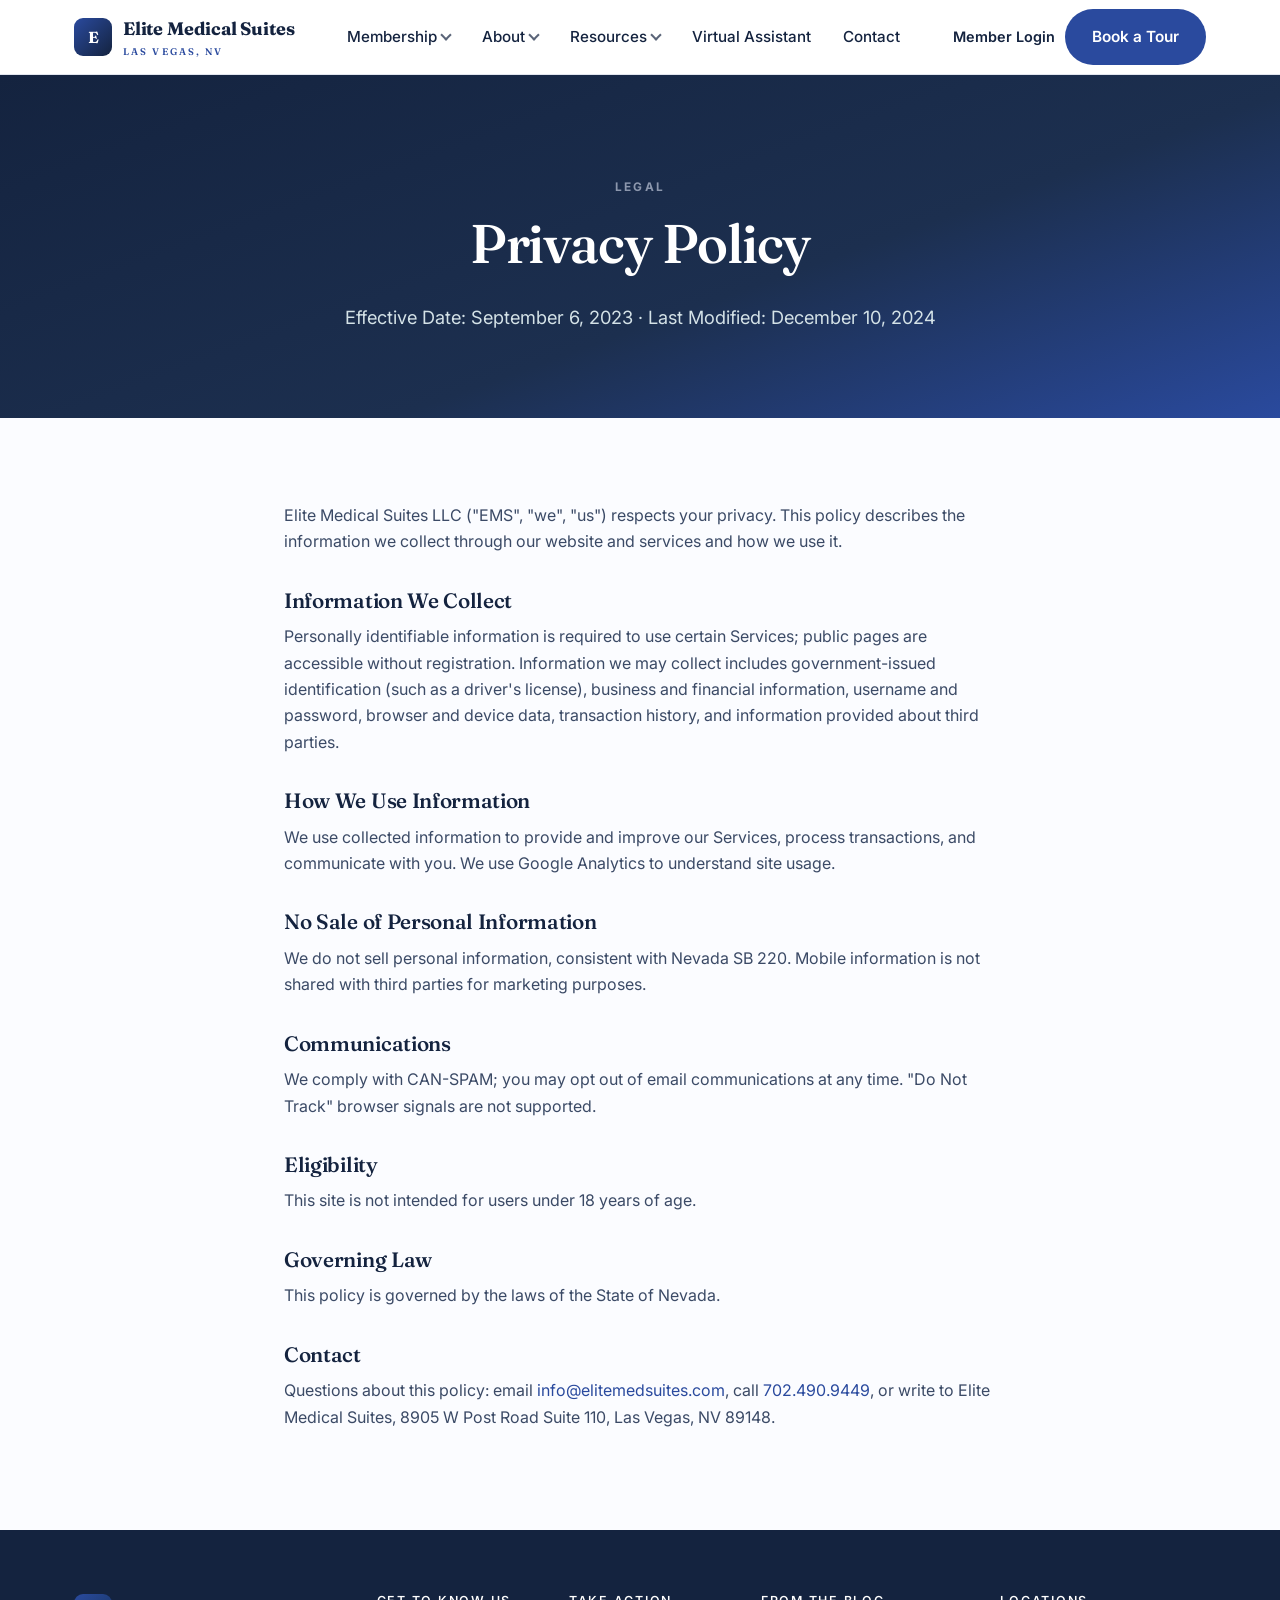
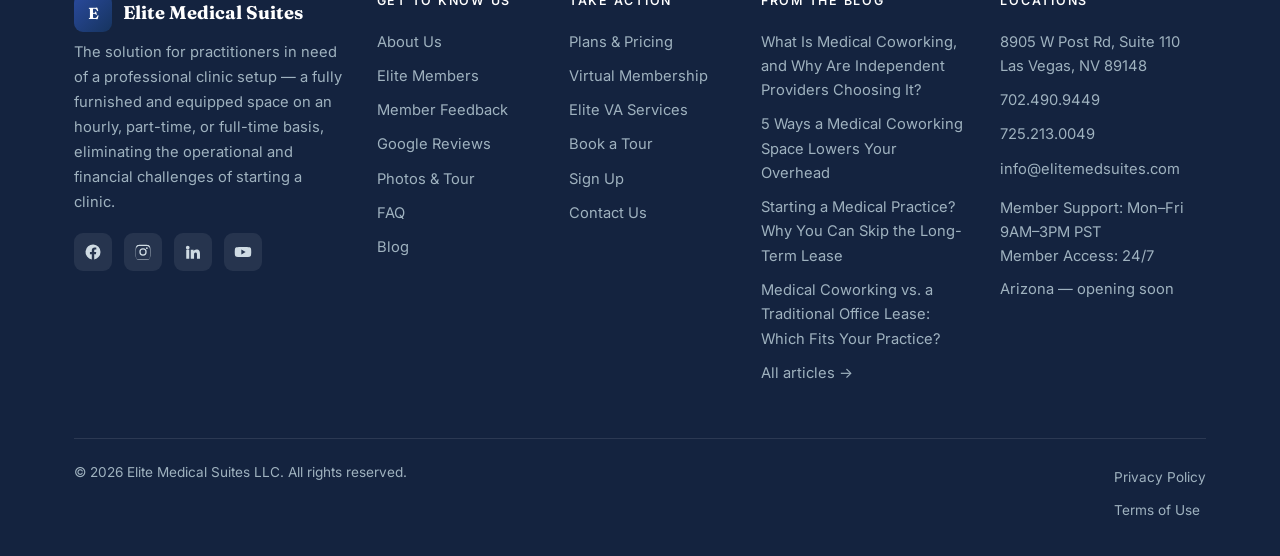
<file: privacy-policy.html>
<!doctype html>
<html lang="en">
<head>
<meta charset="utf-8">
<meta name="viewport" content="width=device-width, initial-scale=1">
<title>Privacy Policy | Elite Medical Suites</title>
<meta name="description" content="Privacy Policy for Elite Medical Suites LLC, Las Vegas, Nevada.">
<meta name="robots" content="noindex">
<meta property="og:title" content="Privacy Policy | Elite Medical Suites">
<meta property="og:description" content="Privacy Policy for Elite Medical Suites LLC, Las Vegas, Nevada.">
<meta property="og:image" content="https://elitemedsuites.com/wp-content/uploads/2024/10/6.jpg">
<meta property="og:type" content="website">
<link rel="preconnect" href="https://fonts.googleapis.com">
<link rel="preconnect" href="https://fonts.gstatic.com" crossorigin>
<link href="https://fonts.googleapis.com/css2?family=Fraunces:opsz,wght@9..144,400..600&family=Inter:wght@400;500;600;700&display=swap" rel="stylesheet">
<link rel="stylesheet" href="styles.css">
</head>
<body>

<header class="site">
 <div class="wrap nav">
  <a class="brand" href="index.html"><span class="mark">E</span><span>Elite Medical Suites<small>LAS VEGAS, NV</small></span></a>
  <ul class="menu">
   <li><span>Membership</span><div class="drop">
     <a href="pricing.html">Plans &amp; Pricing</a><a href="index.html#amenities">Amenities</a>
     <a href="index.html#rooms">Rooms</a><a href="gallery.html">Photos &amp; Tour</a>
     <a href="virtual-membership.html">Virtual Membership</a></div></li>
   <li><span>About</span><div class="drop">
     <a href="about.html">About Us</a><a href="members.html">Elite Members</a>
     <a href="reviews.html">Member Feedback</a><a href="google-reviews.html">Google Reviews</a></div></li>
   <li><span>Resources</span><div class="drop">
     <a href="faq.html">FAQ</a><a href="blog.html">Blog</a></div></li>
   <li><a href="va-services.html">Virtual Assistant</a></li>
   <li><a href="contact.html">Contact</a></li>
  </ul>
  <div class="nav-cta">
   <a class="login" href="https://18404elite.yardikube.com/member/content/login">Member Login</a>
   <a class="btn btn-primary" href="https://calendly.com/elitemedsuites-info/self-guided-tour">Book a Tour</a>
   <button class="burger" aria-label="Menu" onclick="document.getElementById('m').classList.toggle('open')"><span></span><span></span><span></span></button>
  </div>
 </div>
 <div class="mobile wrap" id="m">
  <div class="grp">Membership</div>
  <a href="pricing.html">Plans &amp; Pricing</a><a href="gallery.html">Photos &amp; Tour</a><a href="virtual-membership.html">Virtual Membership</a>
  <div class="grp">About</div>
  <a href="about.html">About Us</a><a href="members.html">Elite Members</a><a href="reviews.html">Member Feedback</a><a href="google-reviews.html">Google Reviews</a>
  <div class="grp">Resources</div>
  <a href="faq.html">FAQ</a><a href="blog.html">Blog</a><a href="va-services.html">Virtual Assistant</a><a href="contact.html">Contact</a>
  <a href="https://18404elite.yardikube.com/member/content/login">Member Login</a>
  <a class="btn btn-primary" href="https://calendly.com/elitemedsuites-info/self-guided-tour">Book a Tour</a>
 </div>
</header>

<main>
<section class="phead"><div class="wrap"><span class="eyebrow">Legal</span><h1>Privacy Policy</h1><p>Effective Date: September 6, 2023 · Last Modified: December 10, 2024</p></div></section>
<section class="sec"><div class="wrap prose">
 <p>Elite Medical Suites LLC ("EMS", "we", "us") respects your privacy. This policy describes the information we collect through our website and services and how we use it.</p>
 <h2>Information We Collect</h2><p>Personally identifiable information is required to use certain Services; public pages are accessible without registration. Information we may collect includes government-issued identification (such as a driver's license), business and financial information, username and password, browser and device data, transaction history, and information provided about third parties.</p>
 <h2>How We Use Information</h2><p>We use collected information to provide and improve our Services, process transactions, and communicate with you. We use Google Analytics to understand site usage.</p>
 <h2>No Sale of Personal Information</h2><p>We do not sell personal information, consistent with Nevada SB 220. Mobile information is not shared with third parties for marketing purposes.</p>
 <h2>Communications</h2><p>We comply with CAN-SPAM; you may opt out of email communications at any time. "Do Not Track" browser signals are not supported.</p>
 <h2>Eligibility</h2><p>This site is not intended for users under 18 years of age.</p>
 <h2>Governing Law</h2><p>This policy is governed by the laws of the State of Nevada.</p>
 <h2>Contact</h2><p>Questions about this policy: email <a href="mailto:info@elitemedsuites.com">info@elitemedsuites.com</a>, call <a href="tel:7024909449">702.490.9449</a>, or write to Elite Medical Suites, 8905 W Post Road Suite 110, Las Vegas, NV 89148.</p>
</div></section>

</main>

<footer class="site">
 <div class="wrap">
  <div class="fgrid">
   <div>
    <div class="fbrand"><span class="mark">E</span> Elite Medical Suites</div>
    <p class="blurb">The solution for practitioners in need of a professional clinic setup — a fully furnished and equipped space on an hourly, part-time, or full-time basis, eliminating the operational and financial challenges of starting a clinic.</p>
    <div class="social">
     <a href="https://www.facebook.com/elitemedsuites" aria-label="Facebook"><svg viewBox="0 0 24 24"><path d="M22 12a10 10 0 1 0-11.6 9.9v-7H7.9V12h2.5V9.8c0-2.5 1.5-3.9 3.8-3.9 1.1 0 2.2.2 2.2.2v2.5h-1.2c-1.2 0-1.6.8-1.6 1.5V12h2.7l-.4 2.9h-2.3v7A10 10 0 0 0 22 12z"/></svg></a>
     <a href="https://www.instagram.com/elitemedsuites/?hl=en" aria-label="Instagram"><svg viewBox="0 0 24 24"><path d="M12 2.2c3.2 0 3.6 0 4.9.1 1.2.1 1.8.3 2.2.4.6.2 1 .5 1.4.9.4.4.7.8.9 1.4.1.4.3 1 .4 2.2.1 1.3.1 1.7.1 4.9s0 3.6-.1 4.9c-.1 1.2-.3 1.8-.4 2.2-.2.6-.5 1-.9 1.4-.4.4-.8.7-1.4.9-.4.1-1 .3-2.2.4-1.3.1-1.7.1-4.9.1s-3.6 0-4.9-.1c-1.2-.1-1.8-.3-2.2-.4-.6-.2-1-.5-1.4-.9-.4-.4-.7-.8-.9-1.4-.1-.4-.3-1-.4-2.2C2.2 15.6 2.2 15.2 2.2 12s0-3.6.1-4.9c.1-1.2.3-1.8.4-2.2.2-.6.5-1 .9-1.4.4-.4.8-.7 1.4-.9.4-.1 1-.3 2.2-.4C8.4 2.2 8.8 2.2 12 2.2zm0 1.8c-3.1 0-3.5 0-4.7.1-1.1.1-1.7.2-2.1.4-.5.2-.9.4-1.3.8-.4.4-.6.8-.8 1.3-.2.4-.3 1-.4 2.1-.1 1.2-.1 1.6-.1 4.7s0 3.5.1 4.7c.1 1.1.2 1.7.4 2.1.2.5.4.9.8 1.3.4.4.8.6 1.3.8.4.2 1 .3 2.1.4 1.2.1 1.6.1 4.7.1s3.5 0 4.7-.1c1.1-.1 1.7-.2 2.1-.4.5-.2.9-.4 1.3-.8.4-.4.6-.8.8-1.3.2-.4.3-1 .4-2.1.1-1.2.1-1.6.1-4.7s0-3.5-.1-4.7c-.1-1.1-.2-1.7-.4-2.1-.2-.5-.4-.9-.8-1.3-.4-.4-.8-.6-1.3-.8-.4-.2-1-.3-2.1-.4-1.2-.1-1.6-.1-4.7-.1zm0 3.1a4.9 4.9 0 1 1 0 9.8 4.9 4.9 0 0 1 0-9.8zm0 8.1a3.2 3.2 0 1 0 0-6.4 3.2 3.2 0 0 0 0 6.4zm6.3-8.3a1.15 1.15 0 1 1-2.3 0 1.15 1.15 0 0 1 2.3 0z"/></svg></a>
     <a href="https://www.linkedin.com/company/elite-medical-suites/" aria-label="LinkedIn"><svg viewBox="0 0 24 24"><path d="M4.98 3.5a2.5 2.5 0 1 1 0 5 2.5 2.5 0 0 1 0-5zM3 9h4v12H3zM9 9h3.8v1.7h.1c.5-1 1.8-2 3.7-2 4 0 4.7 2.6 4.7 5.9V21h-4v-5.5c0-1.3 0-3-1.8-3s-2.1 1.4-2.1 2.9V21H9z"/></svg></a>
     <a href="https://www.youtube.com/@EliteMedSuites" aria-label="YouTube"><svg viewBox="0 0 24 24"><path d="M23 12s0-3.2-.4-4.7c-.2-.8-.9-1.5-1.7-1.7C19.4 5.2 12 5.2 12 5.2s-7.4 0-8.9.4c-.8.2-1.5.9-1.7 1.7C1 8.8 1 12 1 12s0 3.2.4 4.7c.2.8.9 1.5 1.7 1.7 1.5.4 8.9.4 8.9.4s7.4 0 8.9-.4c.8-.2 1.5-.9 1.7-1.7.4-1.5.4-4.7.4-4.7zM9.8 15.3V8.7l5.7 3.3z"/></svg></a>
    </div>
   </div>
   <div><h4>Get to Know Us</h4>
    <a href="about.html">About Us</a><a href="members.html">Elite Members</a>
    <a href="reviews.html">Member Feedback</a><a href="google-reviews.html">Google Reviews</a>
    <a href="gallery.html">Photos &amp; Tour</a><a href="faq.html">FAQ</a><a href="blog.html">Blog</a></div>
   <div><h4>Take Action</h4>
    <a href="pricing.html">Plans &amp; Pricing</a><a href="virtual-membership.html">Virtual Membership</a>
    <a href="va-services.html">Elite VA Services</a><a href="https://calendly.com/elitemedsuites-info/self-guided-tour">Book a Tour</a>
    <a href="https://18404elite.yardikube.com/kubecc/content/#/app/acquireamembership?companyid=226">Sign Up</a><a href="contact.html">Contact Us</a></div>
   <div><h4>From the Blog</h4>
    <a href="blog.html">What Is Medical Coworking, and Why Are Independent Providers Choosing It?</a>
    <a href="blog.html">5 Ways a Medical Coworking Space Lowers Your Overhead</a>
    <a href="blog.html">Starting a Medical Practice? Why You Can Skip the Long-Term Lease</a>
    <a href="blog.html">Medical Coworking vs. a Traditional Office Lease: Which Fits Your Practice?</a>
    <a href="blog.html">All articles →</a></div>
   <div><h4>Locations</h4>
    <a href="https://www.google.com/maps/place/Elite+Medical+Suites/@36.0734522,-115.2866218,17z/">8905 W Post Rd, Suite 110 Las Vegas, NV 89148</a>
    <a href="tel:7024909449">702.490.9449</a><a href="tel:7252130049">725.213.0049</a>
    <a href="mailto:info@elitemedsuites.com">info@elitemedsuites.com</a>
    <p style="margin:10px 0 0">Member Support: Mon–Fri 9AM–3PM PST<br>Member Access: 24/7</p>
    <p style="margin:8px 0 0">Arizona — opening soon</p></div>
  </div>
  <div class="fbot">
   <span>© 2026 Elite Medical Suites LLC. All rights reserved.</span>
   <span><a href="privacy-policy.html">Privacy Policy</a><a href="terms.html">Terms of Use</a></span>
  </div>
 </div>
</footer>

</body>
</html>
</file>
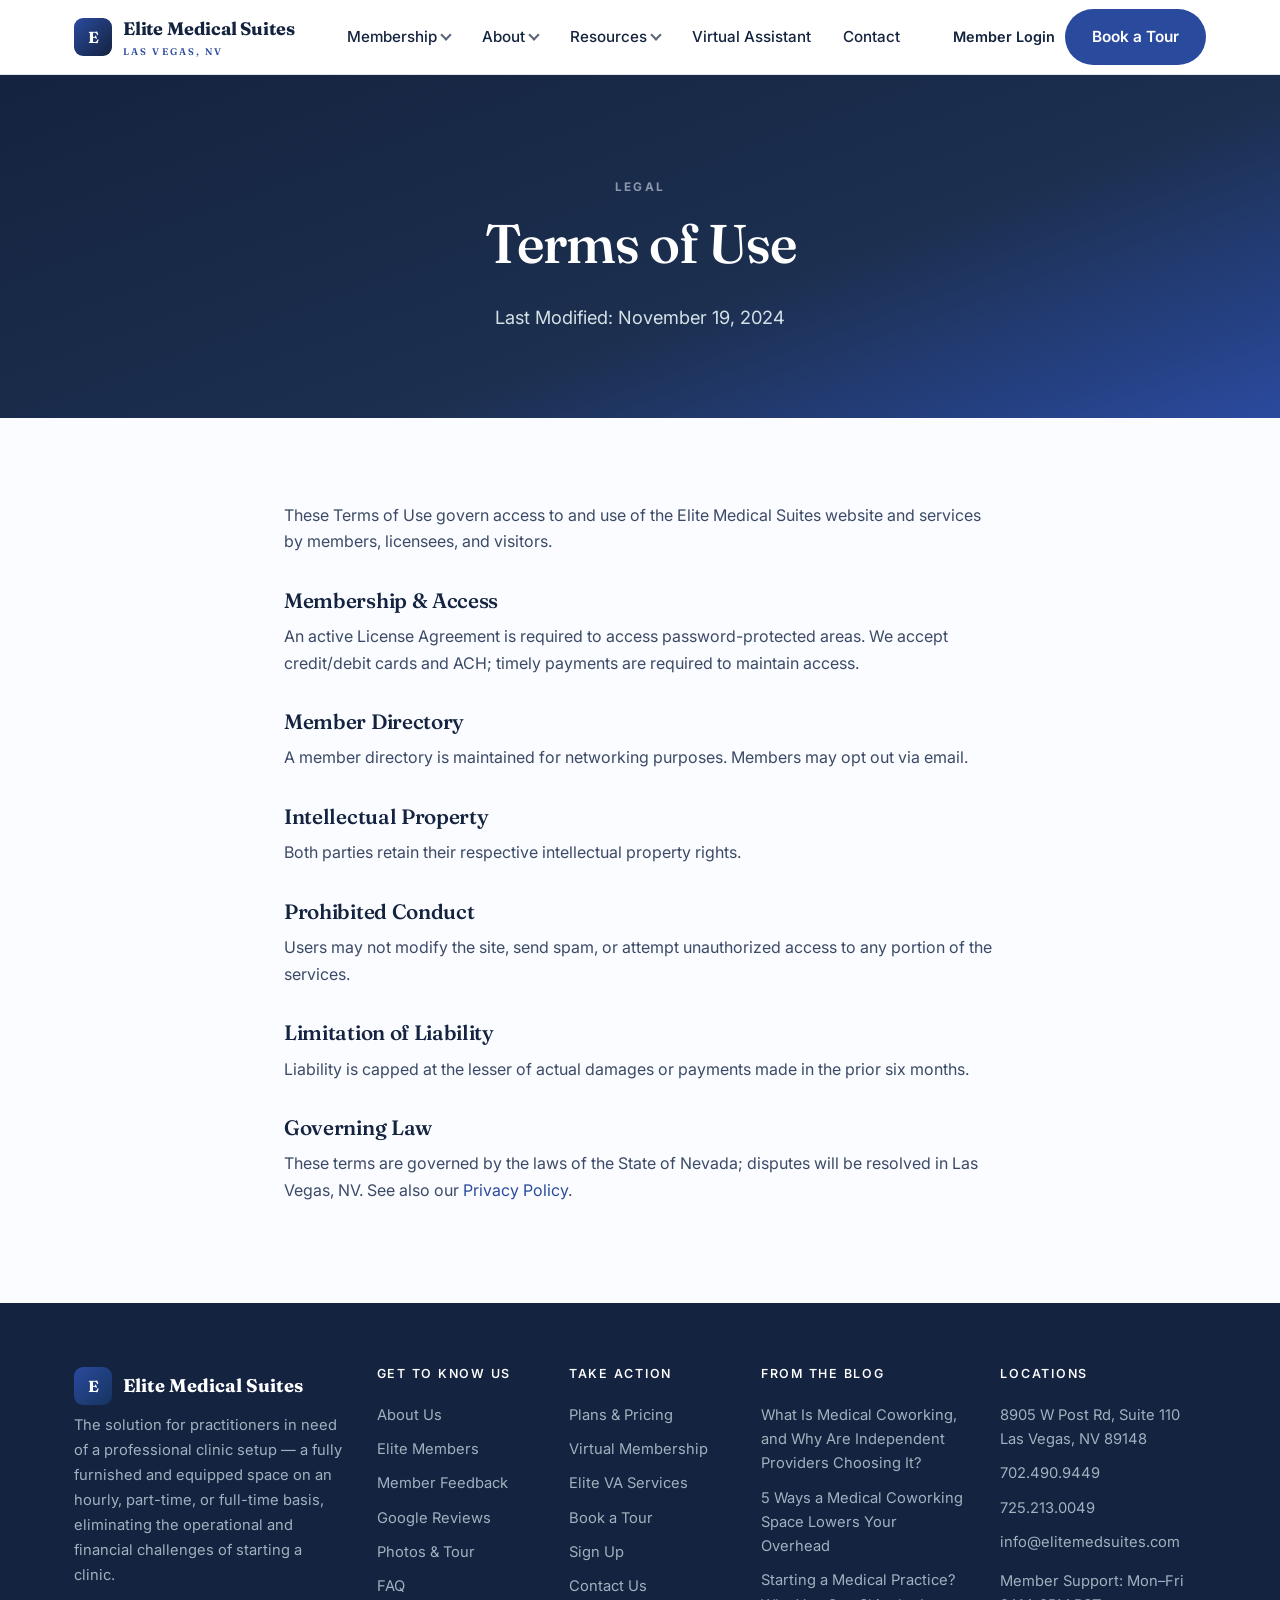
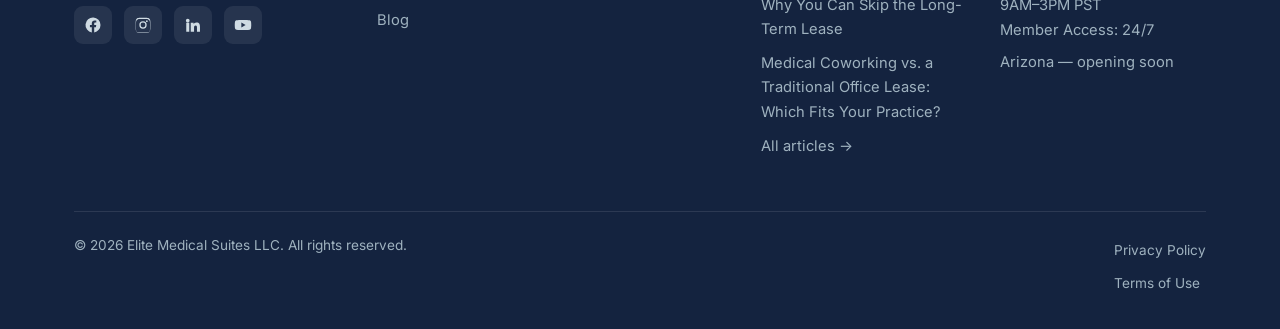
<file: terms.html>
<!doctype html>
<html lang="en">
<head>
<meta charset="utf-8">
<meta name="viewport" content="width=device-width, initial-scale=1">
<title>Terms of Use | Elite Medical Suites</title>
<meta name="description" content="Terms of Use for the Elite Medical Suites website and services.">
<meta name="robots" content="noindex">
<meta property="og:title" content="Terms of Use | Elite Medical Suites">
<meta property="og:description" content="Terms of Use for the Elite Medical Suites website and services.">
<meta property="og:image" content="https://elitemedsuites.com/wp-content/uploads/2024/10/6.jpg">
<meta property="og:type" content="website">
<link rel="preconnect" href="https://fonts.googleapis.com">
<link rel="preconnect" href="https://fonts.gstatic.com" crossorigin>
<link href="https://fonts.googleapis.com/css2?family=Fraunces:opsz,wght@9..144,400..600&family=Inter:wght@400;500;600;700&display=swap" rel="stylesheet">
<link rel="stylesheet" href="styles.css">
</head>
<body>

<header class="site">
 <div class="wrap nav">
  <a class="brand" href="index.html"><span class="mark">E</span><span>Elite Medical Suites<small>LAS VEGAS, NV</small></span></a>
  <ul class="menu">
   <li><span>Membership</span><div class="drop">
     <a href="pricing.html">Plans &amp; Pricing</a><a href="index.html#amenities">Amenities</a>
     <a href="index.html#rooms">Rooms</a><a href="gallery.html">Photos &amp; Tour</a>
     <a href="virtual-membership.html">Virtual Membership</a></div></li>
   <li><span>About</span><div class="drop">
     <a href="about.html">About Us</a><a href="members.html">Elite Members</a>
     <a href="reviews.html">Member Feedback</a><a href="google-reviews.html">Google Reviews</a></div></li>
   <li><span>Resources</span><div class="drop">
     <a href="faq.html">FAQ</a><a href="blog.html">Blog</a></div></li>
   <li><a href="va-services.html">Virtual Assistant</a></li>
   <li><a href="contact.html">Contact</a></li>
  </ul>
  <div class="nav-cta">
   <a class="login" href="https://18404elite.yardikube.com/member/content/login">Member Login</a>
   <a class="btn btn-primary" href="https://calendly.com/elitemedsuites-info/self-guided-tour">Book a Tour</a>
   <button class="burger" aria-label="Menu" onclick="document.getElementById('m').classList.toggle('open')"><span></span><span></span><span></span></button>
  </div>
 </div>
 <div class="mobile wrap" id="m">
  <div class="grp">Membership</div>
  <a href="pricing.html">Plans &amp; Pricing</a><a href="gallery.html">Photos &amp; Tour</a><a href="virtual-membership.html">Virtual Membership</a>
  <div class="grp">About</div>
  <a href="about.html">About Us</a><a href="members.html">Elite Members</a><a href="reviews.html">Member Feedback</a><a href="google-reviews.html">Google Reviews</a>
  <div class="grp">Resources</div>
  <a href="faq.html">FAQ</a><a href="blog.html">Blog</a><a href="va-services.html">Virtual Assistant</a><a href="contact.html">Contact</a>
  <a href="https://18404elite.yardikube.com/member/content/login">Member Login</a>
  <a class="btn btn-primary" href="https://calendly.com/elitemedsuites-info/self-guided-tour">Book a Tour</a>
 </div>
</header>

<main>
<section class="phead"><div class="wrap"><span class="eyebrow">Legal</span><h1>Terms of Use</h1><p>Last Modified: November 19, 2024</p></div></section>
<section class="sec"><div class="wrap prose">
 <p>These Terms of Use govern access to and use of the Elite Medical Suites website and services by members, licensees, and visitors.</p>
 <h2>Membership &amp; Access</h2><p>An active License Agreement is required to access password-protected areas. We accept credit/debit cards and ACH; timely payments are required to maintain access.</p>
 <h2>Member Directory</h2><p>A member directory is maintained for networking purposes. Members may opt out via email.</p>
 <h2>Intellectual Property</h2><p>Both parties retain their respective intellectual property rights.</p>
 <h2>Prohibited Conduct</h2><p>Users may not modify the site, send spam, or attempt unauthorized access to any portion of the services.</p>
 <h2>Limitation of Liability</h2><p>Liability is capped at the lesser of actual damages or payments made in the prior six months.</p>
 <h2>Governing Law</h2><p>These terms are governed by the laws of the State of Nevada; disputes will be resolved in Las Vegas, NV. See also our <a href="privacy-policy.html">Privacy Policy</a>.</p>
</div></section>

</main>

<footer class="site">
 <div class="wrap">
  <div class="fgrid">
   <div>
    <div class="fbrand"><span class="mark">E</span> Elite Medical Suites</div>
    <p class="blurb">The solution for practitioners in need of a professional clinic setup — a fully furnished and equipped space on an hourly, part-time, or full-time basis, eliminating the operational and financial challenges of starting a clinic.</p>
    <div class="social">
     <a href="https://www.facebook.com/elitemedsuites" aria-label="Facebook"><svg viewBox="0 0 24 24"><path d="M22 12a10 10 0 1 0-11.6 9.9v-7H7.9V12h2.5V9.8c0-2.5 1.5-3.9 3.8-3.9 1.1 0 2.2.2 2.2.2v2.5h-1.2c-1.2 0-1.6.8-1.6 1.5V12h2.7l-.4 2.9h-2.3v7A10 10 0 0 0 22 12z"/></svg></a>
     <a href="https://www.instagram.com/elitemedsuites/?hl=en" aria-label="Instagram"><svg viewBox="0 0 24 24"><path d="M12 2.2c3.2 0 3.6 0 4.9.1 1.2.1 1.8.3 2.2.4.6.2 1 .5 1.4.9.4.4.7.8.9 1.4.1.4.3 1 .4 2.2.1 1.3.1 1.7.1 4.9s0 3.6-.1 4.9c-.1 1.2-.3 1.8-.4 2.2-.2.6-.5 1-.9 1.4-.4.4-.8.7-1.4.9-.4.1-1 .3-2.2.4-1.3.1-1.7.1-4.9.1s-3.6 0-4.9-.1c-1.2-.1-1.8-.3-2.2-.4-.6-.2-1-.5-1.4-.9-.4-.4-.7-.8-.9-1.4-.1-.4-.3-1-.4-2.2C2.2 15.6 2.2 15.2 2.2 12s0-3.6.1-4.9c.1-1.2.3-1.8.4-2.2.2-.6.5-1 .9-1.4.4-.4.8-.7 1.4-.9.4-.1 1-.3 2.2-.4C8.4 2.2 8.8 2.2 12 2.2zm0 1.8c-3.1 0-3.5 0-4.7.1-1.1.1-1.7.2-2.1.4-.5.2-.9.4-1.3.8-.4.4-.6.8-.8 1.3-.2.4-.3 1-.4 2.1-.1 1.2-.1 1.6-.1 4.7s0 3.5.1 4.7c.1 1.1.2 1.7.4 2.1.2.5.4.9.8 1.3.4.4.8.6 1.3.8.4.2 1 .3 2.1.4 1.2.1 1.6.1 4.7.1s3.5 0 4.7-.1c1.1-.1 1.7-.2 2.1-.4.5-.2.9-.4 1.3-.8.4-.4.6-.8.8-1.3.2-.4.3-1 .4-2.1.1-1.2.1-1.6.1-4.7s0-3.5-.1-4.7c-.1-1.1-.2-1.7-.4-2.1-.2-.5-.4-.9-.8-1.3-.4-.4-.8-.6-1.3-.8-.4-.2-1-.3-2.1-.4-1.2-.1-1.6-.1-4.7-.1zm0 3.1a4.9 4.9 0 1 1 0 9.8 4.9 4.9 0 0 1 0-9.8zm0 8.1a3.2 3.2 0 1 0 0-6.4 3.2 3.2 0 0 0 0 6.4zm6.3-8.3a1.15 1.15 0 1 1-2.3 0 1.15 1.15 0 0 1 2.3 0z"/></svg></a>
     <a href="https://www.linkedin.com/company/elite-medical-suites/" aria-label="LinkedIn"><svg viewBox="0 0 24 24"><path d="M4.98 3.5a2.5 2.5 0 1 1 0 5 2.5 2.5 0 0 1 0-5zM3 9h4v12H3zM9 9h3.8v1.7h.1c.5-1 1.8-2 3.7-2 4 0 4.7 2.6 4.7 5.9V21h-4v-5.5c0-1.3 0-3-1.8-3s-2.1 1.4-2.1 2.9V21H9z"/></svg></a>
     <a href="https://www.youtube.com/@EliteMedSuites" aria-label="YouTube"><svg viewBox="0 0 24 24"><path d="M23 12s0-3.2-.4-4.7c-.2-.8-.9-1.5-1.7-1.7C19.4 5.2 12 5.2 12 5.2s-7.4 0-8.9.4c-.8.2-1.5.9-1.7 1.7C1 8.8 1 12 1 12s0 3.2.4 4.7c.2.8.9 1.5 1.7 1.7 1.5.4 8.9.4 8.9.4s7.4 0 8.9-.4c.8-.2 1.5-.9 1.7-1.7.4-1.5.4-4.7.4-4.7zM9.8 15.3V8.7l5.7 3.3z"/></svg></a>
    </div>
   </div>
   <div><h4>Get to Know Us</h4>
    <a href="about.html">About Us</a><a href="members.html">Elite Members</a>
    <a href="reviews.html">Member Feedback</a><a href="google-reviews.html">Google Reviews</a>
    <a href="gallery.html">Photos &amp; Tour</a><a href="faq.html">FAQ</a><a href="blog.html">Blog</a></div>
   <div><h4>Take Action</h4>
    <a href="pricing.html">Plans &amp; Pricing</a><a href="virtual-membership.html">Virtual Membership</a>
    <a href="va-services.html">Elite VA Services</a><a href="https://calendly.com/elitemedsuites-info/self-guided-tour">Book a Tour</a>
    <a href="https://18404elite.yardikube.com/kubecc/content/#/app/acquireamembership?companyid=226">Sign Up</a><a href="contact.html">Contact Us</a></div>
   <div><h4>From the Blog</h4>
    <a href="blog.html">What Is Medical Coworking, and Why Are Independent Providers Choosing It?</a>
    <a href="blog.html">5 Ways a Medical Coworking Space Lowers Your Overhead</a>
    <a href="blog.html">Starting a Medical Practice? Why You Can Skip the Long-Term Lease</a>
    <a href="blog.html">Medical Coworking vs. a Traditional Office Lease: Which Fits Your Practice?</a>
    <a href="blog.html">All articles →</a></div>
   <div><h4>Locations</h4>
    <a href="https://www.google.com/maps/place/Elite+Medical+Suites/@36.0734522,-115.2866218,17z/">8905 W Post Rd, Suite 110 Las Vegas, NV 89148</a>
    <a href="tel:7024909449">702.490.9449</a><a href="tel:7252130049">725.213.0049</a>
    <a href="mailto:info@elitemedsuites.com">info@elitemedsuites.com</a>
    <p style="margin:10px 0 0">Member Support: Mon–Fri 9AM–3PM PST<br>Member Access: 24/7</p>
    <p style="margin:8px 0 0">Arizona — opening soon</p></div>
  </div>
  <div class="fbot">
   <span>© 2026 Elite Medical Suites LLC. All rights reserved.</span>
   <span><a href="privacy-policy.html">Privacy Policy</a><a href="terms.html">Terms of Use</a></span>
  </div>
 </div>
</footer>

</body>
</html>
</file>
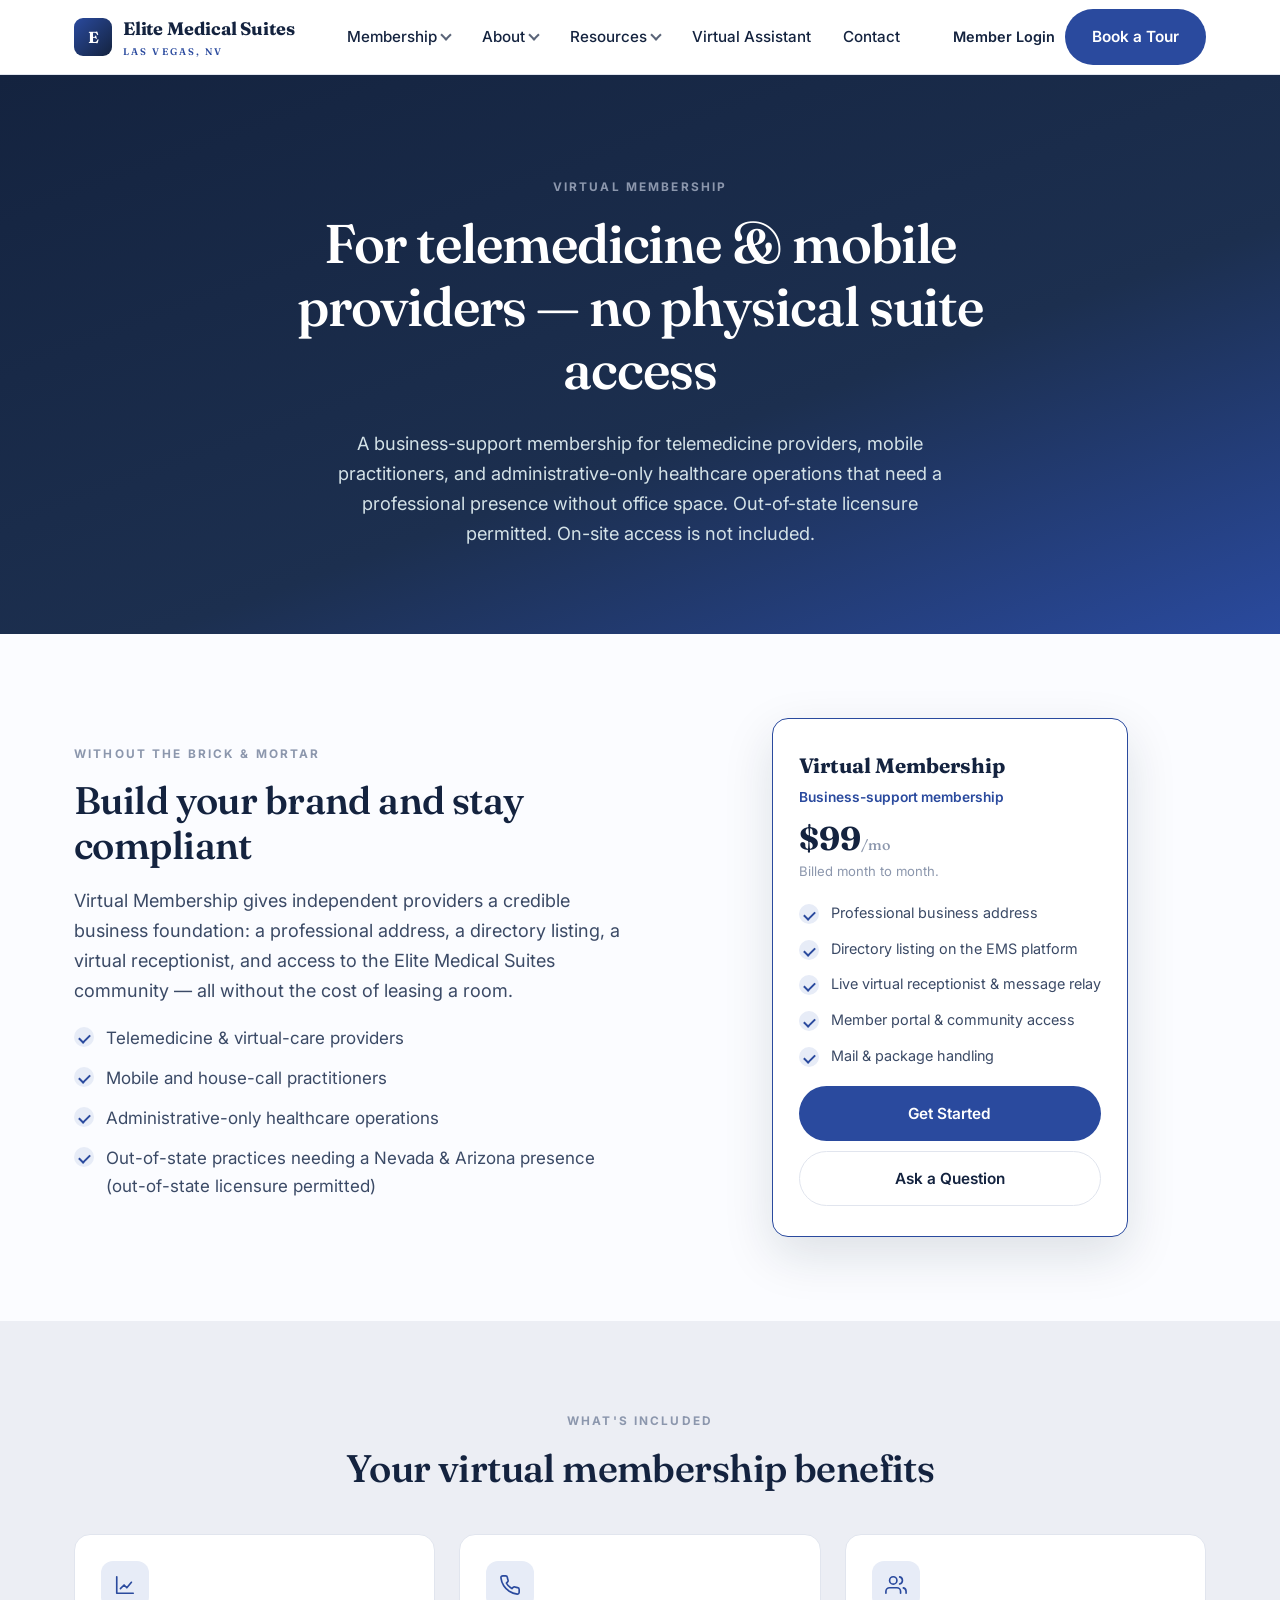
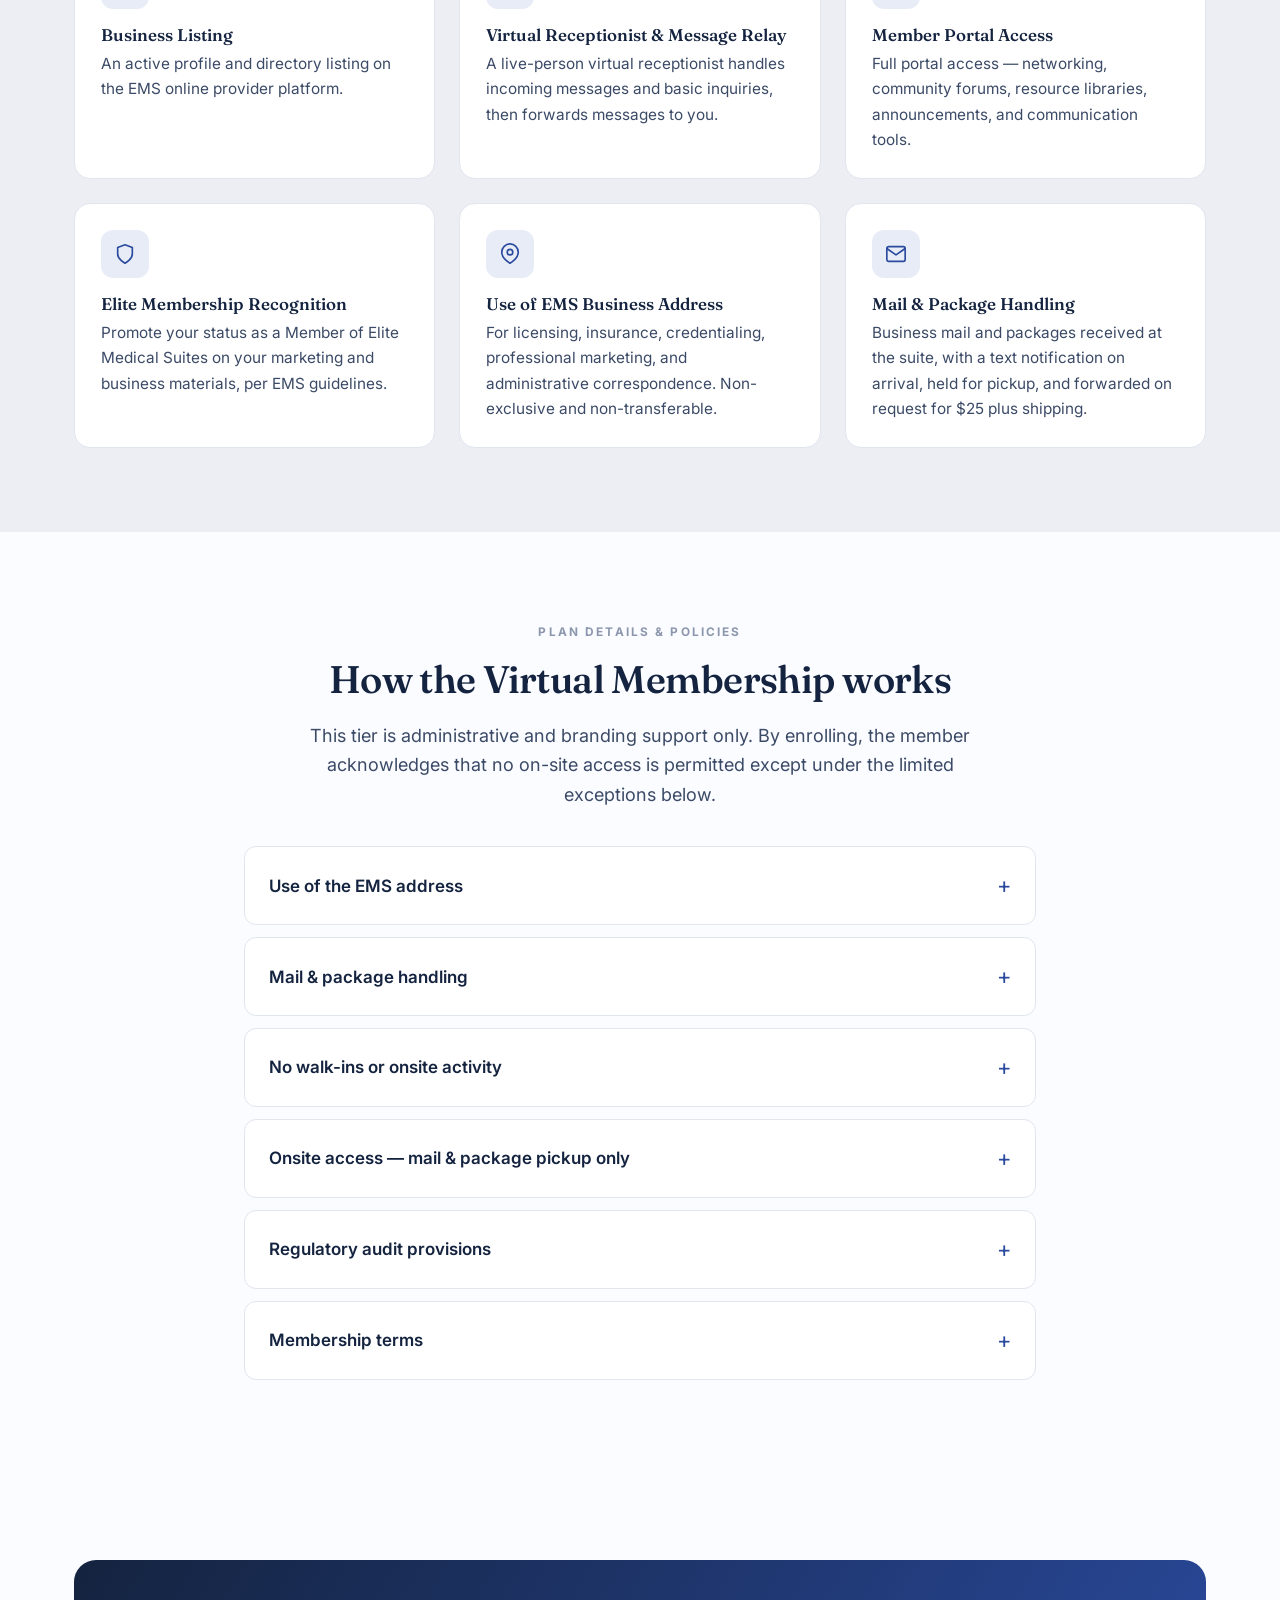
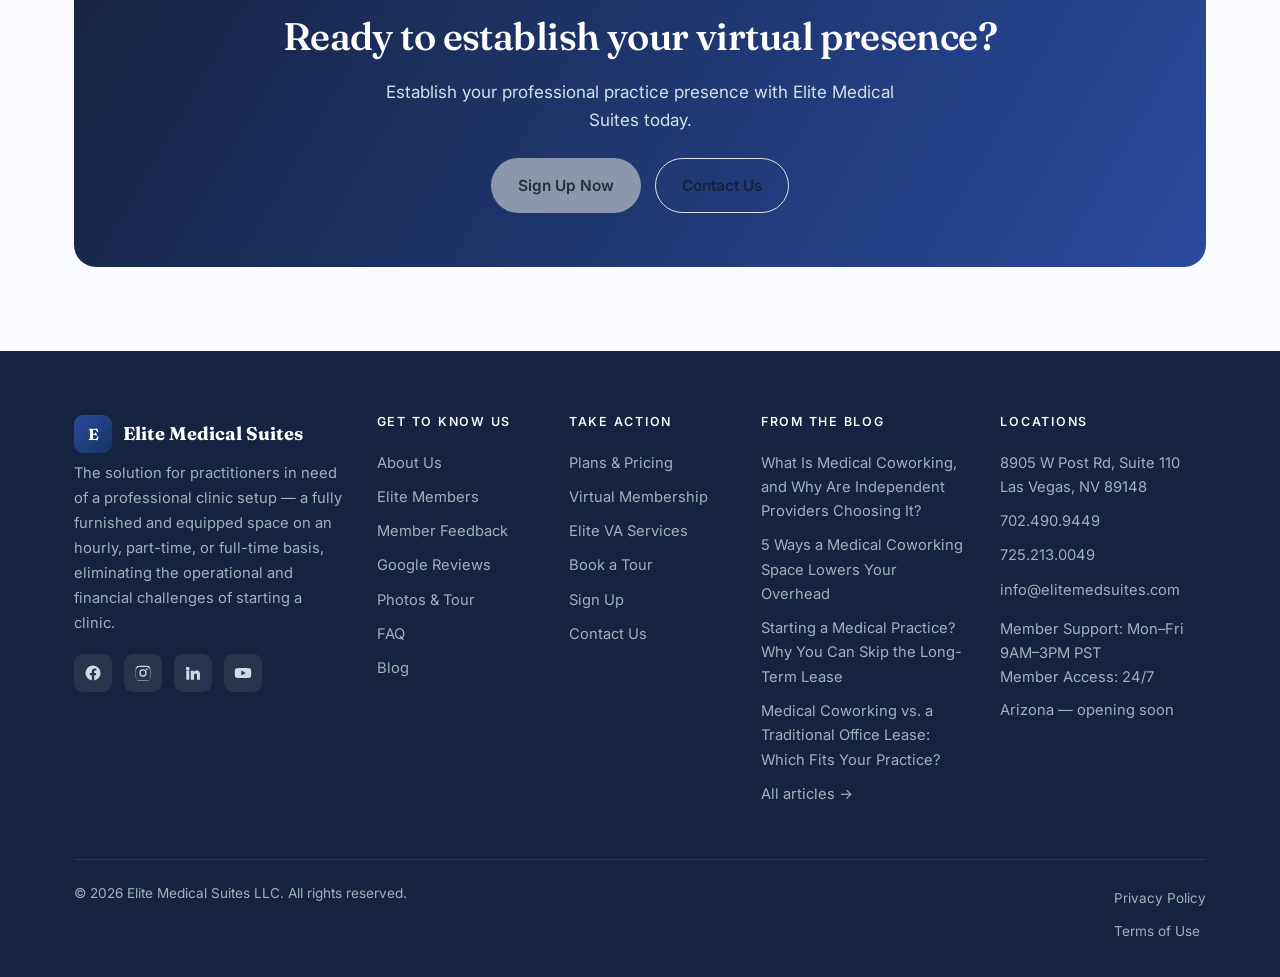
<file: virtual-membership.html>
<!doctype html>
<html lang="en">
<head>
<meta charset="utf-8">
<meta name="viewport" content="width=device-width, initial-scale=1">
<title>Virtual Membership — For Telemedicine & Mobile Providers | Elite Medical Suites</title>
<meta name="description" content="Elite Medical Suites Virtual Membership: a business-support plan for telemedicine providers, mobile practitioners, and administrative-only operations. Professional address, directory listing, virtual receptionist, and mail handling. No physical suite access; out-of-state licensure permitted.">
<meta name="robots" content="index, follow">
<meta property="og:title" content="Virtual Membership — For Telemedicine &amp; Mobile Providers | Elite Medical Suites">
<meta property="og:description" content="Elite Medical Suites Virtual Membership: a business-support plan for telemedicine providers, mobile practitioners, and administrative-only operations. Professional address, directory listing, virtual receptionist, and mail handling. No physical suite access; out-of-state licensure permitted.">
<meta property="og:image" content="https://elitemedsuites.com/wp-content/uploads/2024/10/6.jpg">
<meta property="og:type" content="website">
<link rel="preconnect" href="https://fonts.googleapis.com">
<link rel="preconnect" href="https://fonts.gstatic.com" crossorigin>
<link href="https://fonts.googleapis.com/css2?family=Fraunces:opsz,wght@9..144,400..600&family=Inter:wght@400;500;600;700&display=swap" rel="stylesheet">
<link rel="stylesheet" href="styles.css">
</head>
<body>

<header class="site">
 <div class="wrap nav">
  <a class="brand" href="index.html"><span class="mark">E</span><span>Elite Medical Suites<small>LAS VEGAS, NV</small></span></a>
  <ul class="menu">
   <li><span>Membership</span><div class="drop">
     <a href="pricing.html">Plans &amp; Pricing</a><a href="index.html#amenities">Amenities</a>
     <a href="index.html#rooms">Rooms</a><a href="gallery.html">Photos &amp; Tour</a>
     <a href="virtual-membership.html">Virtual Membership</a></div></li>
   <li><span>About</span><div class="drop">
     <a href="about.html">About Us</a><a href="members.html">Elite Members</a>
     <a href="reviews.html">Member Feedback</a><a href="google-reviews.html">Google Reviews</a></div></li>
   <li><span>Resources</span><div class="drop">
     <a href="faq.html">FAQ</a><a href="blog.html">Blog</a></div></li>
   <li><a href="va-services.html">Virtual Assistant</a></li>
   <li><a href="contact.html">Contact</a></li>
  </ul>
  <div class="nav-cta">
   <a class="login" href="https://18404elite.yardikube.com/member/content/login">Member Login</a>
   <a class="btn btn-primary" href="https://calendly.com/elitemedsuites-info/self-guided-tour">Book a Tour</a>
   <button class="burger" aria-label="Menu" onclick="document.getElementById('m').classList.toggle('open')"><span></span><span></span><span></span></button>
  </div>
 </div>
 <div class="mobile wrap" id="m">
  <div class="grp">Membership</div>
  <a href="pricing.html">Plans &amp; Pricing</a><a href="gallery.html">Photos &amp; Tour</a><a href="virtual-membership.html">Virtual Membership</a>
  <div class="grp">About</div>
  <a href="about.html">About Us</a><a href="members.html">Elite Members</a><a href="reviews.html">Member Feedback</a><a href="google-reviews.html">Google Reviews</a>
  <div class="grp">Resources</div>
  <a href="faq.html">FAQ</a><a href="blog.html">Blog</a><a href="va-services.html">Virtual Assistant</a><a href="contact.html">Contact</a>
  <a href="https://18404elite.yardikube.com/member/content/login">Member Login</a>
  <a class="btn btn-primary" href="https://calendly.com/elitemedsuites-info/self-guided-tour">Book a Tour</a>
 </div>
</header>

<main>
<section class="phead"><div class="wrap"><span class="eyebrow">Virtual Membership</span><h1>For telemedicine &amp; mobile providers — no physical suite access</h1><p>A business-support membership for telemedicine providers, mobile practitioners, and administrative-only healthcare operations that need a professional presence without office space. Out-of-state licensure permitted. On-site access is not included.</p></div></section>
<section class="sec"><div class="wrap split">
 <div>
  <span class="eyebrow">Without the Brick &amp; Mortar</span>
  <h2>Build your brand and stay compliant</h2>
  <p class="lead">Virtual Membership gives independent providers a credible business foundation: a professional address, a directory listing, a virtual receptionist, and access to the Elite Medical Suites community — all without the cost of leasing a room.</p>
  <ul class="checks">
   <li>Telemedicine &amp; virtual-care providers</li>
   <li>Mobile and house-call practitioners</li>
   <li>Administrative-only healthcare operations</li>
   <li>Out-of-state practices needing a Nevada &amp; Arizona presence (out-of-state licensure permitted)</li>
  </ul>
 </div>
 <div class="plan feat" style="max-width:360px;margin:0 auto">
  <div class="pname">Virtual Membership</div><div class="ptier">Business-support membership</div>
  <div class="price">$99<span>/mo</span></div><p class="pnote">Billed month to month.</p>
  <ul class="checks" style="margin-top:18px"><li>Professional business address</li><li>Directory listing on the EMS platform</li><li>Live virtual receptionist &amp; message relay</li><li>Member portal &amp; community access</li><li>Mail &amp; package handling</li></ul>
  <a class="btn btn-primary" href="https://18404elite.yardikube.com/kubecc/content/#/app/acquireamembership?companyid=226">Get Started</a>
  <a class="btn btn-ghost" href="contact.html" style="margin-top:10px">Ask a Question</a>
 </div>
</div></section>
<section class="sec soft"><div class="wrap">
 <div class="center" style="max-width:640px;margin:0 auto 44px"><span class="eyebrow">What's Included</span><h2>Your virtual membership benefits</h2></div>
 <div class="grid g3">
  <div class="card icard"><div class="ic"><svg viewBox="0 0 24 24" fill="none" stroke="currentColor" stroke-width="1.8" stroke-linecap="round" stroke-linejoin="round" width="22" height="22"><path d="M3 3v18h18M7 16l4-4 3 3 5-6"/></svg></div><h3>Business Listing</h3><p>An active profile and directory listing on the EMS online provider platform.</p></div>
  <div class="card icard"><div class="ic"><svg viewBox="0 0 24 24" fill="none" stroke="currentColor" stroke-width="1.8" stroke-linecap="round" stroke-linejoin="round" width="22" height="22"><path d="M22 16.92v3a2 2 0 0 1-2.18 2 19.8 19.8 0 0 1-8.63-3.07 19.5 19.5 0 0 1-6-6 19.8 19.8 0 0 1-3.07-8.67A2 2 0 0 1 4.11 2h3a2 2 0 0 1 2 1.72c.13.96.36 1.9.7 2.81a2 2 0 0 1-.45 2.11L8.09 9.91a16 16 0 0 0 6 6l1.27-1.27a2 2 0 0 1 2.11-.45c.91.34 1.85.57 2.81.7A2 2 0 0 1 22 16.92z"/></svg></div><h3>Virtual Receptionist & Message Relay</h3><p>A live-person virtual receptionist handles incoming messages and basic inquiries, then forwards messages to you.</p></div>
  <div class="card icard"><div class="ic"><svg viewBox="0 0 24 24" fill="none" stroke="currentColor" stroke-width="1.8" stroke-linecap="round" stroke-linejoin="round" width="22" height="22"><path d="M17 21v-2a4 4 0 0 0-4-4H5a4 4 0 0 0-4 4v2"/><circle cx="9" cy="7" r="4"/><path d="M23 21v-2a4 4 0 0 0-3-3.87M16 3.13a4 4 0 0 1 0 7.75"/></svg></div><h3>Member Portal Access</h3><p>Full portal access — networking, community forums, resource libraries, announcements, and communication tools.</p></div>
  <div class="card icard"><div class="ic"><svg viewBox="0 0 24 24" fill="none" stroke="currentColor" stroke-width="1.8" stroke-linecap="round" stroke-linejoin="round" width="22" height="22"><path d="M12 22s8-4 8-10V5l-8-3-8 3v7c0 6 8 10 8 10z"/></svg></div><h3>Elite Membership Recognition</h3><p>Promote your status as a Member of Elite Medical Suites on your marketing and business materials, per EMS guidelines.</p></div>
  <div class="card icard"><div class="ic"><svg viewBox="0 0 24 24" fill="none" stroke="currentColor" stroke-width="1.8" stroke-linecap="round" stroke-linejoin="round" width="22" height="22"><path d="M21 10c0 7-9 12-9 12s-9-5-9-12a9 9 0 0 1 18 0z"/><circle cx="12" cy="10" r="3"/></svg></div><h3>Use of EMS Business Address</h3><p>For licensing, insurance, credentialing, professional marketing, and administrative correspondence. Non-exclusive and non-transferable.</p></div>
  <div class="card icard"><div class="ic"><svg viewBox="0 0 24 24" fill="none" stroke="currentColor" stroke-width="1.8" stroke-linecap="round" stroke-linejoin="round" width="22" height="22"><rect x="2" y="4" width="20" height="16" rx="2"/><path d="m2 6 10 7 10-7"/></svg></div><h3>Mail & Package Handling</h3><p>Business mail and packages received at the suite, with a text notification on arrival, held for pickup, and forwarded on request for $25 plus shipping.</p></div>
 </div>
</div></section>
<section class="sec"><div class="wrap" style="max-width:840px">
 <div class="center" style="margin-bottom:36px"><span class="eyebrow">Plan Details &amp; Policies</span><h2>How the Virtual Membership works</h2><p class="lead" style="margin:0 auto">This tier is administrative and branding support only. By enrolling, the member acknowledges that no on-site access is permitted except under the limited exceptions below.</p></div>
 <div class="faq">
  <details><summary>Use of the EMS address</summary><div class="ans"><p>Permitted for licensing, insurance, credentialing, professional marketing, and administrative correspondence. Non-exclusive, non-transferable, and limited strictly to the member's professional activities. The member is responsible for verifying that the EMS address satisfies any licensing board, payer, regulator, or agency requirements; EMS does not guarantee compliance suitability.</p></div></details>
  <details><summary>Mail &amp; package handling</summary><div class="ans"><p>EMS receives and sorts your business mail and packages with a text notification on arrival. Items are held for pickup. Forwarding is available on request for $25 plus shipping cost per shipment. Excessive volume, restricted items, or misuse may result in suspension of mail privileges.</p></div></details>
  <details><summary>No walk-ins or onsite activity</summary><div class="ans"><p>No receiving patients or clients onsite and no conducting business operations within the facility. No bringing guests, visitors, or inspectors onsite. No use of EMS rooms, coworking areas, or common spaces. Members may not present themselves as having physical access to EMS facilities.</p></div></details>
  <details><summary>Onsite access — mail &amp; package pickup only</summary><div class="ans"><p>The only onsite access available to Virtual Members is for mail and package pickup, for a $50 access fee, during office hours only, scheduled and coordinated in advance with the EMS support team.</p></div></details>
  <details><summary>Regulatory audit provisions</summary><div class="ans"><p>EMS may accurately disclose to regulators that the member holds a Virtual Membership with no physical-access privileges, and may decline onsite inspection requests not included in the plan. If physical access is required for compliance, EMS may require an upgrade to a physical-access plan.</p></div></details>
  <details><summary>Membership terms</summary><div class="ans"><p>$99/month billed month to month · no long-term commitment · $300 refundable security deposit · $100 one-time setup fee · cancel anytime with 30 days' notice · valid for one EMS location · out-of-state licensure permitted · no facility or room access (upgrade to an in-person membership for access).</p></div></details>
 </div>
</div></section>
<section class="sec"><div class="wrap"><div class="ctaband"><h2>Ready to establish your virtual presence?</h2><p>Establish your professional practice presence with Elite Medical Suites today.</p><div class="btns" style="justify-content:center"><a class="btn btn-gold" href="https://18404elite.yardikube.com/kubecc/content/#/app/acquireamembership?companyid=226">Sign Up Now</a><a class="btn btn-ghost" href="contact.html">Contact Us</a></div></div></div></section>

</main>

<footer class="site">
 <div class="wrap">
  <div class="fgrid">
   <div>
    <div class="fbrand"><span class="mark">E</span> Elite Medical Suites</div>
    <p class="blurb">The solution for practitioners in need of a professional clinic setup — a fully furnished and equipped space on an hourly, part-time, or full-time basis, eliminating the operational and financial challenges of starting a clinic.</p>
    <div class="social">
     <a href="https://www.facebook.com/elitemedsuites" aria-label="Facebook"><svg viewBox="0 0 24 24"><path d="M22 12a10 10 0 1 0-11.6 9.9v-7H7.9V12h2.5V9.8c0-2.5 1.5-3.9 3.8-3.9 1.1 0 2.2.2 2.2.2v2.5h-1.2c-1.2 0-1.6.8-1.6 1.5V12h2.7l-.4 2.9h-2.3v7A10 10 0 0 0 22 12z"/></svg></a>
     <a href="https://www.instagram.com/elitemedsuites/?hl=en" aria-label="Instagram"><svg viewBox="0 0 24 24"><path d="M12 2.2c3.2 0 3.6 0 4.9.1 1.2.1 1.8.3 2.2.4.6.2 1 .5 1.4.9.4.4.7.8.9 1.4.1.4.3 1 .4 2.2.1 1.3.1 1.7.1 4.9s0 3.6-.1 4.9c-.1 1.2-.3 1.8-.4 2.2-.2.6-.5 1-.9 1.4-.4.4-.8.7-1.4.9-.4.1-1 .3-2.2.4-1.3.1-1.7.1-4.9.1s-3.6 0-4.9-.1c-1.2-.1-1.8-.3-2.2-.4-.6-.2-1-.5-1.4-.9-.4-.4-.7-.8-.9-1.4-.1-.4-.3-1-.4-2.2C2.2 15.6 2.2 15.2 2.2 12s0-3.6.1-4.9c.1-1.2.3-1.8.4-2.2.2-.6.5-1 .9-1.4.4-.4.8-.7 1.4-.9.4-.1 1-.3 2.2-.4C8.4 2.2 8.8 2.2 12 2.2zm0 1.8c-3.1 0-3.5 0-4.7.1-1.1.1-1.7.2-2.1.4-.5.2-.9.4-1.3.8-.4.4-.6.8-.8 1.3-.2.4-.3 1-.4 2.1-.1 1.2-.1 1.6-.1 4.7s0 3.5.1 4.7c.1 1.1.2 1.7.4 2.1.2.5.4.9.8 1.3.4.4.8.6 1.3.8.4.2 1 .3 2.1.4 1.2.1 1.6.1 4.7.1s3.5 0 4.7-.1c1.1-.1 1.7-.2 2.1-.4.5-.2.9-.4 1.3-.8.4-.4.6-.8.8-1.3.2-.4.3-1 .4-2.1.1-1.2.1-1.6.1-4.7s0-3.5-.1-4.7c-.1-1.1-.2-1.7-.4-2.1-.2-.5-.4-.9-.8-1.3-.4-.4-.8-.6-1.3-.8-.4-.2-1-.3-2.1-.4-1.2-.1-1.6-.1-4.7-.1zm0 3.1a4.9 4.9 0 1 1 0 9.8 4.9 4.9 0 0 1 0-9.8zm0 8.1a3.2 3.2 0 1 0 0-6.4 3.2 3.2 0 0 0 0 6.4zm6.3-8.3a1.15 1.15 0 1 1-2.3 0 1.15 1.15 0 0 1 2.3 0z"/></svg></a>
     <a href="https://www.linkedin.com/company/elite-medical-suites/" aria-label="LinkedIn"><svg viewBox="0 0 24 24"><path d="M4.98 3.5a2.5 2.5 0 1 1 0 5 2.5 2.5 0 0 1 0-5zM3 9h4v12H3zM9 9h3.8v1.7h.1c.5-1 1.8-2 3.7-2 4 0 4.7 2.6 4.7 5.9V21h-4v-5.5c0-1.3 0-3-1.8-3s-2.1 1.4-2.1 2.9V21H9z"/></svg></a>
     <a href="https://www.youtube.com/@EliteMedSuites" aria-label="YouTube"><svg viewBox="0 0 24 24"><path d="M23 12s0-3.2-.4-4.7c-.2-.8-.9-1.5-1.7-1.7C19.4 5.2 12 5.2 12 5.2s-7.4 0-8.9.4c-.8.2-1.5.9-1.7 1.7C1 8.8 1 12 1 12s0 3.2.4 4.7c.2.8.9 1.5 1.7 1.7 1.5.4 8.9.4 8.9.4s7.4 0 8.9-.4c.8-.2 1.5-.9 1.7-1.7.4-1.5.4-4.7.4-4.7zM9.8 15.3V8.7l5.7 3.3z"/></svg></a>
    </div>
   </div>
   <div><h4>Get to Know Us</h4>
    <a href="about.html">About Us</a><a href="members.html">Elite Members</a>
    <a href="reviews.html">Member Feedback</a><a href="google-reviews.html">Google Reviews</a>
    <a href="gallery.html">Photos &amp; Tour</a><a href="faq.html">FAQ</a><a href="blog.html">Blog</a></div>
   <div><h4>Take Action</h4>
    <a href="pricing.html">Plans &amp; Pricing</a><a href="virtual-membership.html">Virtual Membership</a>
    <a href="va-services.html">Elite VA Services</a><a href="https://calendly.com/elitemedsuites-info/self-guided-tour">Book a Tour</a>
    <a href="https://18404elite.yardikube.com/kubecc/content/#/app/acquireamembership?companyid=226">Sign Up</a><a href="contact.html">Contact Us</a></div>
   <div><h4>From the Blog</h4>
    <a href="blog.html">What Is Medical Coworking, and Why Are Independent Providers Choosing It?</a>
    <a href="blog.html">5 Ways a Medical Coworking Space Lowers Your Overhead</a>
    <a href="blog.html">Starting a Medical Practice? Why You Can Skip the Long-Term Lease</a>
    <a href="blog.html">Medical Coworking vs. a Traditional Office Lease: Which Fits Your Practice?</a>
    <a href="blog.html">All articles →</a></div>
   <div><h4>Locations</h4>
    <a href="https://www.google.com/maps/place/Elite+Medical+Suites/@36.0734522,-115.2866218,17z/">8905 W Post Rd, Suite 110 Las Vegas, NV 89148</a>
    <a href="tel:7024909449">702.490.9449</a><a href="tel:7252130049">725.213.0049</a>
    <a href="mailto:info@elitemedsuites.com">info@elitemedsuites.com</a>
    <p style="margin:10px 0 0">Member Support: Mon–Fri 9AM–3PM PST<br>Member Access: 24/7</p>
    <p style="margin:8px 0 0">Arizona — opening soon</p></div>
  </div>
  <div class="fbot">
   <span>© 2026 Elite Medical Suites LLC. All rights reserved.</span>
   <span><a href="privacy-policy.html">Privacy Policy</a><a href="terms.html">Terms of Use</a></span>
  </div>
 </div>
</footer>

</body>
</html>
</file>
<file: styles.css>
:root{
  --bg:#fbfcff; --soft:#eceef4; --soft2:#e3e7f0;
  --ink:#14233f; --head:#14233f; --body:#3b4a66; --muted:#8c97ad;
  --line:#e1e5ee;
  --primary:#2a4a9e; --primary-d:#1f3a80; --primary-l:#e7ecf7;
  --navy:#14233f; --gold:#8c97ad;
  --radius:16px; --radius-s:10px; --shadow:0 10px 30px rgba(13,36,51,.08);
  --shadow-l:0 18px 50px rgba(13,36,51,.13); --max:1180px;
}
*{box-sizing:border-box}
html{scroll-behavior:smooth}
body{margin:0;font-family:'Inter',-apple-system,BlinkMacSystemFont,'Segoe UI',sans-serif;
  color:var(--body);background:var(--bg);line-height:1.65;-webkit-font-smoothing:antialiased;font-size:17px}
h1,h2,h3,h4{font-family:'Fraunces','Georgia',serif;color:var(--head);line-height:1.16;margin:0 0 .5em;font-weight:560}
.brand,.fbrand,.plan .pname,.plan .price,.stat .num{font-family:'Fraunces','Georgia',serif !important}
h1{font-size:clamp(2.1rem,4.6vw,3.4rem);letter-spacing:-.02em}
h2{font-size:clamp(1.7rem,3.2vw,2.4rem);letter-spacing:-.015em}
h3{font-size:1.22rem}
p{margin:0 0 1rem}
a{color:var(--primary);text-decoration:none}
a:hover{color:var(--primary-d)}
img{max-width:100%;display:block}
.wrap{max-width:var(--max);margin:0 auto;padding:0 24px}
.sec{padding:84px 0}
.sec-sm{padding:56px 0}
.soft{background:var(--soft)}
.navy{background:var(--navy);color:#cdd9e1}
.navy h1,.navy h2,.navy h3{color:#fff}
.center{text-align:center}
.eyebrow{display:inline-block;font-family:'Inter',sans-serif;font-weight:700;font-size:.74rem;
  letter-spacing:.18em;text-transform:uppercase;color:var(--gold);margin-bottom:14px}
.navy .eyebrow{color:var(--gold)}
.lead{font-size:1.13rem;max-width:680px}
.center .lead{margin-left:auto;margin-right:auto}
.muted{color:var(--body);opacity:.85}
/* buttons */
.btn{display:inline-flex;align-items:center;justify-content:center;gap:.5em;
  font-family:'Inter',sans-serif;font-weight:600;font-size:.96rem;
  padding:14px 26px;border-radius:999px;border:1.6px solid transparent;cursor:pointer;
  transition:.18s ease;white-space:nowrap}
.btn-primary{background:var(--primary);color:#fff}
.btn-primary:hover{background:var(--primary-d);color:#fff;transform:translateY(-1px)}
.btn-ghost{background:transparent;color:var(--head);border-color:var(--line)}
.btn-ghost:hover{border-color:var(--primary);color:var(--primary)}
.navy .btn-ghost{color:#fff;border-color:rgba(255,255,255,.3)}
.navy .btn-ghost:hover{border-color:#fff;background:rgba(255,255,255,.08);color:#fff}
.btn-gold{background:var(--gold);color:#23303a}
.btn-gold:hover{background:#76829c;color:#fff;transform:translateY(-1px)}
.btns{display:flex;flex-wrap:wrap;gap:14px}
.center .btns{justify-content:center}
/* header */
header.site{position:sticky;top:0;z-index:50;background:rgba(255,255,255,.94);
  backdrop-filter:blur(10px);border-bottom:1px solid var(--line)}
.nav{display:flex;align-items:center;justify-content:space-between;height:74px;gap:18px}
.brand{display:flex;align-items:center;gap:11px;font-family:'Inter',sans-serif;font-weight:700;
  color:var(--navy);font-size:1.13rem;letter-spacing:-.01em}
.brand .mark{width:38px;height:38px;border-radius:9px;background:linear-gradient(135deg,var(--primary),var(--navy));
  color:#fff;display:flex;align-items:center;justify-content:center;font-size:1rem;font-weight:700;flex:0 0 auto}
.brand small{display:block;font-size:.6rem;letter-spacing:.22em;color:var(--primary);font-weight:600}
.menu{display:flex;align-items:center;gap:4px;list-style:none;margin:0;padding:0}
.menu>li{position:relative}
.menu>li>a,.menu>li>span{display:flex;align-items:center;gap:5px;padding:10px 14px;border-radius:8px;
  font-weight:500;font-size:.95rem;color:var(--head);cursor:pointer}
.menu>li>a:hover,.menu>li:hover>span{color:var(--primary);background:var(--primary-l)}
.menu>li>span::after{content:"";width:6px;height:6px;border-right:2px solid currentColor;
  border-bottom:2px solid currentColor;transform:rotate(45deg);margin-top:-3px;opacity:.7}
.drop{position:absolute;top:calc(100% + 8px);left:0;min-width:230px;background:#fff;
  border:1px solid var(--line);border-radius:14px;box-shadow:var(--shadow-l);padding:8px;
  opacity:0;visibility:hidden;transform:translateY(8px);transition:.16s ease}
.menu>li:hover .drop{opacity:1;visibility:visible;transform:translateY(0)}
.drop a{display:block;padding:10px 14px;border-radius:9px;color:var(--head);font-size:.93rem}
.drop a:hover{background:var(--soft);color:var(--primary)}
.nav-cta{display:flex;align-items:center;gap:10px}
.nav-cta .login{font-size:.9rem;font-weight:600;color:var(--head)}
.nav-cta .login:hover{color:var(--primary)}
.burger{display:none;flex-direction:column;gap:5px;background:none;border:0;cursor:pointer;padding:8px}
.burger span{width:24px;height:2px;background:var(--head);border-radius:2px;transition:.2s}
@media(max-width:980px){
  .menu,.nav-cta .login,.nav-cta .btn-ghost{display:none}
  .burger{display:flex}
}
/* mobile panel */
.mobile{display:none;border-top:1px solid var(--line);background:#fff;padding:14px 24px 26px}
.mobile.open{display:block}
.mobile a{display:block;padding:11px 4px;color:var(--head);font-weight:500;border-bottom:1px solid var(--line)}
.mobile .grp{font-family:'Inter';font-size:.72rem;letter-spacing:.14em;text-transform:uppercase;
  color:var(--primary);margin-top:16px;font-weight:600}
.mobile .btn{margin-top:18px;width:100%}
/* hero */
.hero{position:relative;color:#fff;overflow:hidden}
.hero-bg{position:absolute;inset:0;z-index:0}
.hero-bg img{width:100%;height:100%;object-fit:cover}
.hero-bg::after{content:"";position:absolute;inset:0;
  background:linear-gradient(110deg,rgba(20,35,63,.92) 0%,rgba(20,35,63,.72) 45%,rgba(42,74,158,.55) 100%)}
.hero-in{position:relative;z-index:1;padding:120px 0 110px;max-width:820px;margin:0 auto;text-align:center}
.hero h1{color:#fff}
.hero p{color:#dbe6ec;font-size:1.18rem;max-width:620px;margin-left:auto;margin-right:auto}
.hero .eyebrow{color:var(--gold)}
.hero .btns{justify-content:center}
.hero .tag{display:inline-block;font-size:.95rem;color:#cfe0e4;margin-top:22px}
.hero .tag a{color:#fff;font-weight:600}
/* page header (interior) */
.phead{background:linear-gradient(160deg,#14233f,#1c2f4f 60%,#2a4a9e);color:#fff;padding:96px 0 70px;position:relative;text-align:center}
.phead .eyebrow{color:var(--gold)}
.phead h1{color:#fff;max-width:820px;margin-left:auto;margin-right:auto}
.phead p{color:#d4e2e7;font-size:1.14rem;max-width:640px;margin-left:auto;margin-right:auto}
/* featured strip */
.featured{border-bottom:1px solid var(--line);background:#fff;padding:26px 0}
.featured .row{display:flex;align-items:center;gap:30px;flex-wrap:wrap;justify-content:center}
.featured .lbl{font-family:'Inter';font-size:.72rem;letter-spacing:.16em;text-transform:uppercase;color:var(--muted);font-weight:600}
.featured a{color:var(--body);font-weight:600;font-size:.92rem;opacity:.7;display:flex;align-items:center;gap:7px}
.featured a:hover{opacity:1;color:var(--primary)}
.featured img{width:18px;height:18px;border-radius:4px}
/* grids */
.grid{display:grid;gap:24px}
.g2{grid-template-columns:repeat(2,1fr)}
.g3{grid-template-columns:repeat(3,1fr)}
.g4{grid-template-columns:repeat(4,1fr)}
@media(max-width:900px){.g3,.g4{grid-template-columns:repeat(2,1fr)}}
@media(max-width:620px){.g2,.g3,.g4{grid-template-columns:1fr}}
.split{display:grid;grid-template-columns:1.05fr .95fr;gap:54px;align-items:center}
@media(max-width:860px){.split{grid-template-columns:1fr;gap:32px}}
.split img.media{border-radius:var(--radius);box-shadow:var(--shadow-l);width:100%;aspect-ratio:4/3;object-fit:cover}
/* cards */
.card{background:#fff;border:1px solid var(--line);border-radius:var(--radius);padding:26px;transition:.2s}
.card:hover{box-shadow:var(--shadow);transform:translateY(-2px)}
.icard .ic{width:48px;height:48px;border-radius:12px;background:var(--primary-l);color:var(--primary);
  display:flex;align-items:center;justify-content:center;margin-bottom:16px}
.icard h3{font-size:1.06rem;margin-bottom:6px}
.icard p{font-size:.96rem;margin:0}
/* checklist */
ul.checks{list-style:none;margin:18px 0;padding:0;display:grid;gap:12px}
ul.checks li{position:relative;padding-left:32px;color:var(--body)}
ul.checks li::before{content:"";position:absolute;left:0;top:3px;width:20px;height:20px;border-radius:50%;
  background:var(--primary-l)}
ul.checks li::after{content:"";position:absolute;left:7px;top:8px;width:5px;height:9px;
  border-right:2px solid var(--primary);border-bottom:2px solid var(--primary);transform:rotate(45deg)}
/* rooms */
.room img{width:100%;aspect-ratio:3/2;object-fit:cover;border-radius:12px;margin-bottom:16px}
.room ul{list-style:none;padding:0;margin:12px 0 0}
.room ul li{padding-left:20px;position:relative;font-size:.93rem;margin-bottom:6px}
.room ul li::before{content:"";position:absolute;left:0;top:9px;width:7px;height:7px;border-radius:50%;background:var(--primary)}
/* pricing */
.plans{display:grid;grid-template-columns:repeat(3,1fr);gap:22px;align-items:stretch}
@media(max-width:900px){.plans{grid-template-columns:repeat(2,1fr)}}
@media(max-width:620px){.plans{grid-template-columns:1fr}}
.plan{background:#fff;border:1px solid var(--line);border-radius:var(--radius);padding:30px 26px;
  display:flex;flex-direction:column;position:relative}
.plan.feat{border-color:var(--primary);box-shadow:var(--shadow-l)}
.plan .badge{position:absolute;top:-12px;left:26px;background:var(--primary);color:#fff;
  font-family:'Inter';font-size:.68rem;letter-spacing:.12em;text-transform:uppercase;font-weight:600;
  padding:5px 13px;border-radius:999px}
.plan.best .badge{background:var(--gold);color:#23303a}
.plan .pname{font-family:'Inter';font-weight:700;font-size:1.3rem;color:var(--head);margin-bottom:2px}
.plan .ptier{font-size:.86rem;color:var(--primary);font-weight:600;margin-bottom:14px}
.plan .price{font-family:'Inter';font-size:2.05rem;font-weight:700;color:var(--head);line-height:1}
.plan .price span{font-size:.9rem;font-weight:500;color:var(--muted)}
.plan .pnote{font-size:.82rem;color:var(--muted);margin:6px 0 0}
.plan .pbest{font-size:.9rem;color:var(--body);margin:14px 0 4px;min-height:42px}
.plan ul.checks{margin:8px 0 18px;flex:1}
.plan ul.checks li{font-size:.9rem}
.plan .quote{font-style:italic;color:var(--primary-d);font-size:.9rem;margin-bottom:16px}
/* steps */
.steps{counter-reset:s;display:grid;grid-template-columns:repeat(4,1fr);gap:24px}
@media(max-width:820px){.steps{grid-template-columns:repeat(2,1fr)}}
@media(max-width:480px){.steps{grid-template-columns:1fr}}
.step .n{width:46px;height:46px;border-radius:50%;background:var(--navy);color:#fff;font-family:'Inter';
  font-weight:700;display:flex;align-items:center;justify-content:center;margin-bottom:16px}
.step h3{font-size:1.05rem}
.step p{font-size:.95rem;margin:0}
/* stats */
.stats{display:grid;grid-template-columns:repeat(6,1fr);gap:20px;text-align:center}
@media(max-width:820px){.stats{grid-template-columns:repeat(3,1fr)}}
@media(max-width:480px){.stats{grid-template-columns:repeat(2,1fr)}}
.stat .num{font-family:'Inter';font-weight:700;font-size:2.2rem;color:#fff;line-height:1}
.stat .lbl{font-size:.86rem;color:#aebec9;margin-top:8px}
/* testimonials video */
.vids{display:grid;grid-template-columns:repeat(2,1fr);gap:24px}
@media(max-width:760px){.vids{grid-template-columns:1fr}}
.vid video{width:100%;border-radius:14px;background:#000;aspect-ratio:16/9;object-fit:cover}
.vid .q{font-style:italic;color:var(--head);margin:16px 0 6px;font-size:1.02rem}
.vid .who{font-weight:600;color:var(--head);font-size:.95rem}
.vid .role{font-size:.85rem;color:var(--muted)}
/* quote cards */
.quotecard{background:#fff;border:1px solid var(--line);border-radius:var(--radius);padding:28px}
.quotecard .stars{color:var(--gold);letter-spacing:2px;margin-bottom:10px}
.quotecard blockquote{margin:0 0 16px;font-size:.98rem;color:var(--body)}
.quotecard .who{display:flex;align-items:center;gap:12px}
.avatar{width:46px;height:46px;border-radius:50%;background:var(--primary);color:#fff;font-family:'Inter';
  font-weight:600;display:flex;align-items:center;justify-content:center;font-size:1rem;flex:0 0 auto}
.quotecard .who b{display:block;color:var(--head);font-size:.95rem}
.quotecard .who span{font-size:.83rem;color:var(--muted)}
/* member feedback (photo + quote) */
.fbwrap{max-width:880px;margin:0 auto;display:grid;gap:24px;text-align:left}
.fbcard{display:grid;grid-template-columns:210px 1fr;background:#fff;border:1px solid var(--line);
  border-radius:var(--radius);overflow:hidden;box-shadow:var(--shadow)}
.fbcard .fbphoto{background:var(--soft2)}
.fbcard .fbphoto img{width:100%;height:100%;min-height:230px;object-fit:cover;object-position:center top}
.fbcard .fbbody{padding:28px 32px;display:flex;flex-direction:column;justify-content:center}
.fbcard .stars{color:var(--gold);letter-spacing:2px;margin-bottom:12px;display:flex;gap:1px}
.fbcard .stars svg{width:16px;height:16px}
.fbcard blockquote{margin:0 0 16px;font-size:1rem;color:var(--body);line-height:1.7;font-style:italic}
.fbcard .fbwho b{display:block;color:var(--head);font-size:1rem;font-family:'Fraunces','Georgia',serif}
.fbcard .fbwho span{font-size:.86rem;color:var(--muted)}
@media(max-width:620px){.fbcard{grid-template-columns:1fr}.fbcard .fbphoto img{height:300px;min-height:0}}
/* members */
.mcard{text-align:center}
.mcard .logo{height:88px;display:flex;align-items:center;justify-content:center;margin-bottom:16px}
.mcard .logo img{max-height:88px;width:auto;object-fit:contain}
.mcard h3{font-size:1.02rem;margin-bottom:4px}
.mcard .person{font-size:.9rem;color:var(--body);margin-bottom:10px}
.mcard .det{font-size:.85rem;color:var(--muted);margin:2px 0}
.mcard .vw{margin-top:12px;font-weight:600;font-size:.88rem}
/* gallery */
.gal{columns:4;column-gap:14px}
@media(max-width:1000px){.gal{columns:3}}
@media(max-width:680px){.gal{columns:2}}
.gal img{width:100%;border-radius:10px;margin-bottom:14px;break-inside:avoid;box-shadow:var(--shadow)}
.embed{position:relative;padding-bottom:56.25%;height:0;border-radius:14px;overflow:hidden;box-shadow:var(--shadow-l)}
.embed iframe{position:absolute;inset:0;width:100%;height:100%;border:0}
/* amenities tag grid */
.amen{display:grid;grid-template-columns:repeat(3,1fr);gap:16px}
@media(max-width:820px){.amen{grid-template-columns:repeat(2,1fr)}}
@media(max-width:520px){.amen{grid-template-columns:1fr}}
.amen .a{display:flex;gap:13px;align-items:flex-start;background:#fff;border:1px solid var(--line);
  border-radius:12px;padding:16px}
.amen .a .dot{width:34px;height:34px;border-radius:9px;background:var(--primary-l);flex:0 0 auto;
  display:flex;align-items:center;justify-content:center;color:var(--primary)}
.amen .a b{display:block;color:var(--head);font-size:.95rem;font-family:'Inter';font-weight:600}
.amen .a span{font-size:.84rem;color:var(--muted)}
/* faq */
.faq details{background:#fff;border:1px solid var(--line);border-radius:12px;margin-bottom:12px;overflow:hidden}
.faq summary{list-style:none;cursor:pointer;padding:20px 24px;font-family:'Inter';font-weight:600;
  color:var(--head);display:flex;justify-content:space-between;align-items:center;gap:16px}
.faq summary::-webkit-details-marker{display:none}
.faq summary::after{content:"+";font-size:1.4rem;color:var(--primary);font-weight:400}
.faq details[open] summary::after{content:"\2013"}
.faq details[open] summary{border-bottom:1px solid var(--line)}
.faq .ans{padding:18px 24px 22px;font-size:.97rem}
.faq .ans p{margin:0}
/* tags */
.taggrid{display:flex;flex-wrap:wrap;gap:10px}
.taggrid .t{background:#fff;border:1px solid var(--line);border-radius:999px;padding:9px 16px;font-size:.9rem;
  color:var(--head);font-weight:500}
/* cta band */
.ctaband{background:linear-gradient(120deg,#14233f,#2a4a9e);color:#fff;border-radius:22px;padding:54px 44px;text-align:center}
.ctaband h2{color:#fff}
.ctaband p{color:#d4e2e7;max-width:560px;margin:0 auto 24px}
/* legal / prose */
.prose{max-width:760px;margin:0 auto}
.prose h2{font-size:1.3rem;margin-top:34px}
.prose p,.prose li{font-size:1rem}
/* form */
.form{background:#fff;border:1px solid var(--line);border-radius:var(--radius);padding:32px;box-shadow:var(--shadow)}
.form .frow{display:grid;grid-template-columns:1fr 1fr;gap:16px}
@media(max-width:560px){.form .frow{grid-template-columns:1fr}}
.form label{display:block;font-size:.85rem;font-weight:600;color:var(--head);margin:14px 0 6px;font-family:'Inter'}
.form input,.form select,.form textarea{width:100%;padding:12px 14px;border:1px solid var(--line);
  border-radius:10px;font:inherit;font-size:.95rem;color:var(--head);background:var(--soft)}
.form input:focus,.form select:focus,.form textarea:focus{outline:2px solid var(--primary-l);border-color:var(--primary)}
.form .consent{font-size:.78rem;color:var(--muted);margin:16px 0}
/* footer */
footer.site{background:var(--navy);color:#9fb2bf;padding:64px 0 30px;font-size:.92rem}
footer.site h4{color:#fff;font-size:.78rem;letter-spacing:.14em;text-transform:uppercase;margin-bottom:16px;font-family:'Inter'}
.fgrid{display:grid;grid-template-columns:1.7fr 1fr 1fr 1.3fr 1.3fr;gap:34px}
@media(max-width:900px){.fgrid{grid-template-columns:1fr 1fr}}
@media(max-width:560px){.fgrid{grid-template-columns:1fr}}
footer.site a{color:#9fb2bf;display:block;padding:5px 0}
footer.site a:hover{color:#fff}
footer .blurb{max-width:320px;line-height:1.7}
footer .social{display:flex;gap:12px;margin-top:18px}
footer .social a{width:38px;height:38px;border-radius:9px;background:rgba(255,255,255,.08);
  display:flex;align-items:center;justify-content:center;padding:0}
footer .social a:hover{background:var(--primary)}
footer .social svg{width:18px;height:18px;fill:#cfdbe3}
.fbrand{display:flex;align-items:center;gap:11px;color:#fff;font-family:'Inter';font-weight:700;font-size:1.15rem;margin-bottom:8px}
.fbrand .mark{width:38px;height:38px;border-radius:9px;background:linear-gradient(135deg,var(--primary),#16345f);
  display:flex;align-items:center;justify-content:center;font-size:1rem}
.fbot{border-top:1px solid rgba(255,255,255,.1);margin-top:48px;padding-top:22px;display:flex;
  justify-content:space-between;flex-wrap:wrap;gap:12px;font-size:.85rem}
.fbot a{display:inline;padding:0;margin-left:18px}
.note{font-size:.84rem;color:var(--muted)}
</file>
